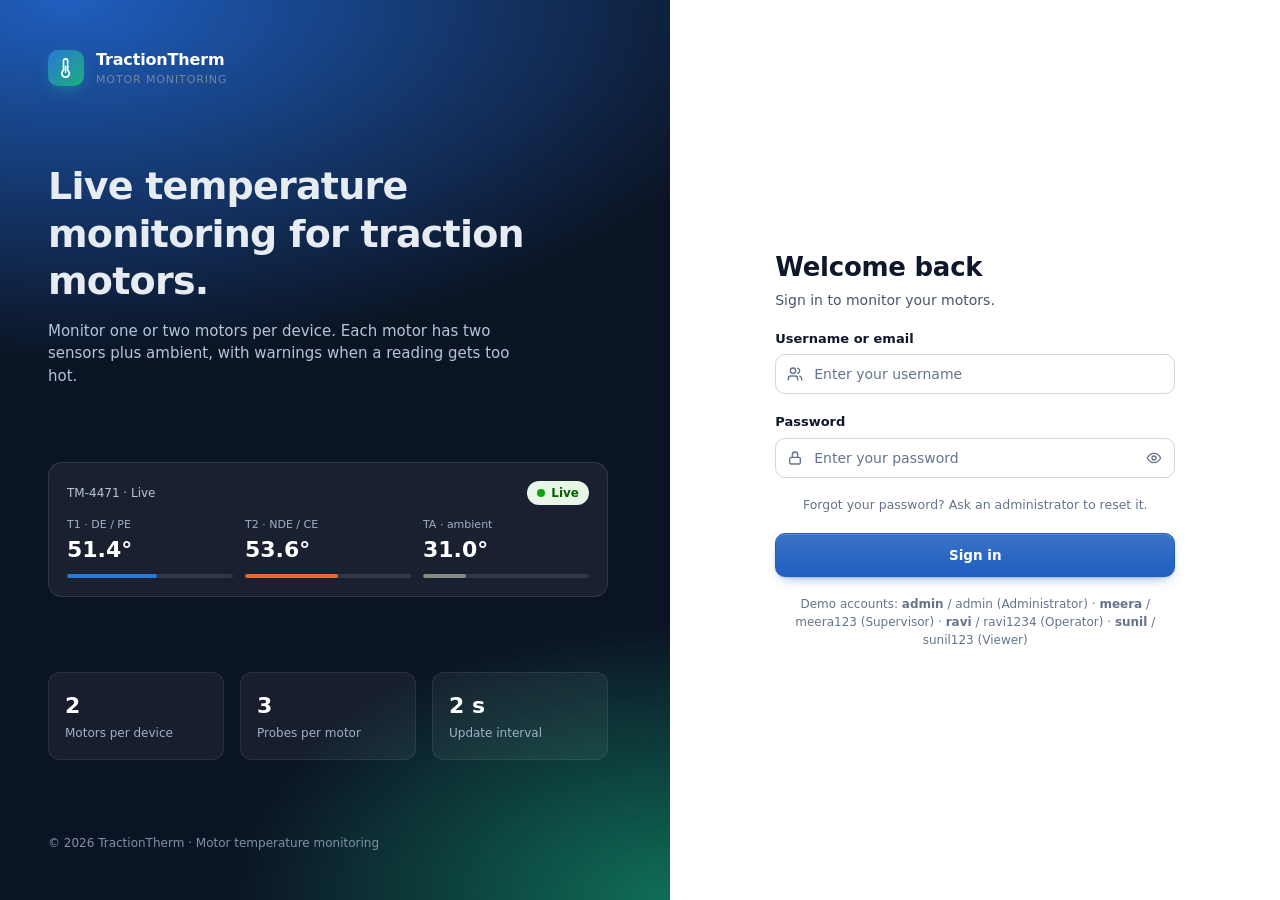
<file: index.html>
<!doctype html>
<html lang="en">
<head>
  <meta charset="utf-8">
  <meta name="viewport" content="width=device-width, initial-scale=1">
  <title>Sign in · TractionTherm</title>
  <meta name="description" content="Train traction motor temperature monitoring">
  <link rel="stylesheet" href="assets/css/style.css">
</head>
<body data-page="login">
  <div class="auth">
    <!-- Brand / product panel (hidden on tablet & phone) -->
    <section class="auth-visual" aria-hidden="true">
      <div class="brand">
        <div class="brand-mark"><i data-icon="thermo"></i></div>
        <div><div class="brand-name">TractionTherm</div><div class="brand-sub">Motor Monitoring</div></div>
      </div>

      <div>
        <h2>Live temperature monitoring for traction motors.</h2>
        <p class="lead">Monitor one or two motors per device. Each motor has two sensors plus ambient, with warnings when a reading gets too hot.</p>
      </div>

      <div class="auth-preview">
        <div class="hd"><span>TM-4471 · Live</span><span class="badge ok"><span class="pulse"></span>Live</span></div>
        <div class="pv"><span><span data-sensor="1">T1</span> · <span data-sensor-is="1">Drive end (DE)</span></span><b data-base="51.4">51.4°</b><i style="--w:54%;--c:#2a78d6"></i></div>
        <div class="pv"><span><span data-sensor="2">T2</span> · <span data-sensor-is="2">Non-drive end (NDE)</span></span><b data-base="53.6">53.6°</b><i style="--w:56%;--c:#eb6834"></i></div>
        <div class="pv"><span>TA · ambient</span><b data-base="31.0">31.0°</b><i style="--w:26%;--c:#8a8a85"></i></div>
      </div>

      <div class="auth-stats">
        <div><b>2</b><span>Motors per device</span></div>
        <div><b>3</b><span>Probes per motor</span></div>
        <div><b data-live-every>2 s</b><span>Update interval</span></div>
      </div>

      <div class="auth-foot">© 2026 TractionTherm · Motor temperature monitoring</div>
    </section>

    <!-- Sign-in form -->
    <main class="auth-form-wrap">
      <form class="auth-form" id="loginForm" novalidate>
        <div class="mobile-brand">
          <div class="brand-mark"><i data-icon="thermo"></i></div>
          <div class="brand-name">TractionTherm</div>
        </div>

        <div>
          <h1>Welcome back</h1>
          <p class="lead">Sign in to monitor your motors.</p>
        </div>

        <div class="form-error" id="loginError" role="alert"></div>

        <div class="field">
          <label for="username">Username or email</label>
          <div class="input-icon">
            <i data-icon="users"></i>
            <input class="input" id="username" name="username" type="text" autocomplete="username" placeholder="Enter your username" required>
          </div>
        </div>

        <div class="field">
          <label for="password">Password</label>
          <div class="input-icon">
            <i data-icon="lock"></i>
            <input class="input" id="password" name="password" type="password" autocomplete="current-password" placeholder="Enter your password" required>
            <button type="button" class="trail" id="togglePw" aria-label="Show password"><i data-icon="eye"></i></button>
          </div>
        </div>

        <p class="auth-help">Forgot your password? Ask an administrator to reset it.</p>

        <button type="submit" class="btn btn-primary btn-block">Sign in</button>


        <p class="muted" style="font-size:12px;text-align:center">Demo accounts: <b>admin</b> / admin (Administrator) · <b>meera</b> / meera123 (Supervisor) · <b>ravi</b> / ravi1234 (Operator) · <b>sunil</b> / sunil123 (Viewer)</p>
      </form>
    </main>
  </div>
  <script src="assets/js/app.js"></script>
</body>
</html>
</file>
<file: assets/css/style.css>
/* =========================================================
   TractionTherm — Train Motor Temperature Monitoring UI
   Shared stylesheet (all pages)
   ========================================================= */

/* ---------- Design tokens ---------- */
:root {
  color-scheme: light;
  --bg: #f3f5f8;
  --surface: #ffffff;
  --surface-2: #f7f9fb;
  --surface-3: #eef2f6;
  --border: #e2e7ee;
  --border-strong: #cfd7e2;
  --text: #0f172a;
  --text-2: #475569;
  --muted: #64748b;

  --primary: #1f5fbf;
  --primary-hover: #194f9f;
  --primary-soft: #e8f0fc;
  --primary-ink: #ffffff;

  --sidebar: #0d1726;
  --sidebar-2: #13213a;
  --sidebar-text: #b8c4d6;
  --sidebar-muted: #7486a0;

  /* status (fixed roles: always paired with icon + label) */
  --ok: #0ca30c;      --ok-text: #006300;   --ok-bg: #e7f6e7;
  --warn: #fab219;    --warn-text: #7a5000; --warn-bg: #fff4d9;
  --crit: #d03b3b;    --crit-text: #a92828; --crit-bg: #fcebeb;
  --off: #94a3b8;     --off-text: #475569;  --off-bg: #eef2f6;

  /* chart series: T1, T2, T3, T4 (validated for colour-blind separation), TA ambient = neutral */
  --series-1: #2a78d6;
  --series-2: #eb6834;
  --series-3: #1baf7a;
  --series-4: #a8388f;
  --series-amb: #8a8a85;
  --grid: #e1e0d9;
  --axis: #c3c2b7;
  --heat: #d9480f;   /* heatmap ramp end (mixed toward surface) */

  --radius-sm: 8px;
  --radius: 12px;
  --radius-lg: 16px;
  --shadow-sm: 0 1px 2px rgba(15, 23, 42, .06);
  --shadow: 0 1px 3px rgba(15, 23, 42, .06), 0 6px 16px -6px rgba(15, 23, 42, .08);
  --shadow-lg: 0 24px 48px -12px rgba(15, 23, 42, .25);

  --sidebar-w: 256px;
  --topbar-h: 64px;
  --font: system-ui, -apple-system, "Segoe UI", Roboto, "Helvetica Neue", Arial, sans-serif;
  --mono: ui-monospace, "SF Mono", "Cascadia Mono", Consolas, monospace;
}

@media (prefers-color-scheme: dark) {
  :root:not([data-theme="light"]) {
    color-scheme: dark;
    --bg: #0a111d;
    --surface: #111a29;
    --surface-2: #152033;
    --surface-3: #1b2840;
    --border: #22304a;
    --border-strong: #2e3e5c;
    --text: #e7ecf3;
    --text-2: #a9b5c7;
    --muted: #8593a8;
    --primary: #4b8df0;
    --primary-hover: #6aa1f3;
    --primary-soft: rgba(75, 141, 240, .14);
    --sidebar: #070d18;
    --sidebar-2: #0f1a2d;
    --ok-text: #3ccf3c;  --ok-bg: rgba(12, 163, 12, .16);
    --warn-text: #fab219; --warn-bg: rgba(250, 178, 25, .14);
    --crit-text: #f07c7c; --crit-bg: rgba(208, 59, 59, .18);
    --off-text: #a9b5c7; --off-bg: rgba(148, 163, 184, .12);
    --series-1: #3987e5;
    --series-2: #d95926;
    --series-3: #199e70;
    --series-4: #b84a9e;
    --series-amb: #9a9a94;
    --grid: #2c2c2a;
    --axis: #383835;
    --heat: #ff7a3d;
    --shadow: 0 1px 2px rgba(0, 0, 0, .4), 0 8px 20px -8px rgba(0, 0, 0, .5);
  }
}
:root[data-theme="dark"] {
  color-scheme: dark;
  --bg: #0a111d;
  --surface: #111a29;
  --surface-2: #152033;
  --surface-3: #1b2840;
  --border: #22304a;
  --border-strong: #2e3e5c;
  --text: #e7ecf3;
  --text-2: #a9b5c7;
  --muted: #8593a8;
  --primary: #4b8df0;
  --primary-hover: #6aa1f3;
  --primary-soft: rgba(75, 141, 240, .14);
  --sidebar: #070d18;
  --sidebar-2: #0f1a2d;
  --ok-text: #3ccf3c;  --ok-bg: rgba(12, 163, 12, .16);
  --warn-text: #fab219; --warn-bg: rgba(250, 178, 25, .14);
  --crit-text: #f07c7c; --crit-bg: rgba(208, 59, 59, .18);
  --off-text: #a9b5c7; --off-bg: rgba(148, 163, 184, .12);
  --series-1: #3987e5;
  --series-2: #d95926;
  --series-3: #199e70;
  --series-4: #b84a9e;
  --series-amb: #9a9a94;
  --grid: #2c2c2a;
  --axis: #383835;
  --heat: #ff7a3d;
  --shadow: 0 1px 2px rgba(0, 0, 0, .4), 0 8px 20px -8px rgba(0, 0, 0, .5);
}

/* ---------- Base ---------- */
*, *::before, *::after { box-sizing: border-box; }
html { -webkit-text-size-adjust: 100%; }
body {
  margin: 0;
  font-family: var(--font);
  font-size: 14px;
  line-height: 1.5;
  color: var(--text);
  background: var(--bg);
  -webkit-font-smoothing: antialiased;
}
/* nothing shows until the sign-in is confirmed */
body[data-page]:not([data-page="login"]):not(.authed) { visibility: hidden; }
h1, h2, h3, h4 { margin: 0; line-height: 1.25; font-weight: 650; letter-spacing: -.01em; }
p { margin: 0; }
a { color: var(--primary); text-decoration: none; }
a:hover { text-decoration: underline; }
img, svg { display: block; max-width: 100%; }
svg[aria-hidden="true"] { width: 1.15em; height: 1.15em; flex: none; }

button, input, select, textarea { font: inherit; color: inherit; }
:focus-visible { outline: 2px solid var(--primary); outline-offset: 2px; border-radius: 4px; }

.mono { font-family: var(--mono); font-size: .92em; }
.num { font-variant-numeric: tabular-nums; }
.muted { color: var(--muted); }

/* ---------- App shell ---------- */
.app { min-height: 100vh; display: flex; }

.sidebar {
  position: fixed; inset: 0 auto 0 0;
  width: var(--sidebar-w);
  background: var(--sidebar);
  color: var(--sidebar-text);
  display: flex; flex-direction: column;
  z-index: 40;
  transition: transform .25s ease;
}
.brand {
  display: flex; align-items: center; gap: 12px;
  height: var(--topbar-h);
  padding: 0 20px;
  border-bottom: 1px solid rgba(255, 255, 255, .06);
  color: #fff;
}
.brand-mark {
  width: 36px; height: 36px; flex: none;
  border-radius: 10px;
  display: grid; place-items: center;
  background: linear-gradient(135deg, #2a78d6, #1baf7a);
  color: #fff;
}
.brand-mark svg { width: 20px; height: 20px; }
.brand-name { font-weight: 700; font-size: 16px; letter-spacing: -.01em; }
.brand-sub { font-size: 11px; color: var(--sidebar-muted); text-transform: uppercase; letter-spacing: .08em; }

.nav { padding: 16px 12px; display: flex; flex-direction: column; gap: 2px; overflow-y: auto; flex: 1; }
.nav-label {
  font-size: 11px; text-transform: uppercase; letter-spacing: .08em;
  color: var(--sidebar-muted); padding: 14px 12px 6px;
}
.nav a {
  display: flex; align-items: center; gap: 12px;
  padding: 10px 12px;
  border-radius: 8px;
  color: var(--sidebar-text);
  font-weight: 500;
  text-decoration: none;
  transition: background .15s, color .15s;
}
.nav a svg { width: 18px; height: 18px; flex: none; opacity: .85; }
.nav a:hover { background: var(--sidebar-2); color: #fff; }
.nav a[aria-current="page"] { background: #1f5fbf; color: #fff; }
.nav a[aria-current="page"] svg { opacity: 1; }
.nav .count {
  margin-left: auto; font-size: 11px; font-weight: 600;
  padding: 1px 8px; border-radius: 999px;
  background: rgba(208, 59, 59, .9); color: #fff;
}
.sidebar-foot {
  padding: 16px;
  border-top: 1px solid rgba(255, 255, 255, .06);
  font-size: 12px; color: var(--sidebar-muted);
}
.sys-status { display: flex; align-items: center; gap: 8px; color: var(--sidebar-text); font-weight: 500; }

.main { flex: 1; min-width: 0; margin-left: var(--sidebar-w); display: flex; flex-direction: column; }

.topbar {
  position: sticky; top: 0; z-index: 30;
  height: var(--topbar-h);
  display: flex; align-items: center; gap: 16px;
  padding: 0 28px;
  background: color-mix(in srgb, var(--surface) 88%, transparent);
  backdrop-filter: saturate(1.4) blur(10px);
  -webkit-backdrop-filter: saturate(1.4) blur(10px);
  border-bottom: 1px solid var(--border);
}
.topbar-title { min-width: 0; }
.topbar-title h1 { font-size: 18px; white-space: nowrap; overflow: hidden; text-overflow: ellipsis; }
.crumbs { font-size: 12px; color: var(--muted); }
.topbar-actions { margin-left: auto; display: flex; align-items: center; gap: 8px; }
.clock { font-size: 13px; color: var(--text-2); padding: 0 8px; white-space: nowrap; }

.icon-btn {
  position: relative;
  width: 38px; height: 38px;
  display: inline-grid; place-items: center;
  border-radius: 10px;
  border: 1px solid var(--border);
  background: var(--surface);
  color: var(--text-2);
  cursor: pointer;
  transition: background .15s, color .15s, border-color .15s;
}
.icon-btn:hover { background: var(--surface-3); color: var(--text); }
.icon-btn svg { width: 18px; height: 18px; }
.icon-btn .dot {
  position: absolute; top: 7px; right: 8px;
  width: 8px; height: 8px; border-radius: 50%;
  background: var(--crit); box-shadow: 0 0 0 2px var(--surface);
}
.menu-btn { display: none; }

.user-chip {
  display: flex; align-items: center; gap: 10px;
  padding: 4px 10px 4px 4px;
  border-radius: 999px;
  border: 1px solid var(--border);
  background: var(--surface);
  color: var(--text);
  text-decoration: none;
}
.user-chip:hover { text-decoration: none; background: var(--surface-3); }
.avatar {
  width: 32px; height: 32px; flex: none;
  border-radius: 50%;
  display: grid; place-items: center;
  font-size: 12px; font-weight: 700;
  color: #fff;
  background: linear-gradient(135deg, #1f5fbf, #6250d6);
}
.user-chip .who { line-height: 1.2; }
.user-chip .who b { display: block; font-size: 13px; font-weight: 600; }
.user-chip .who span { font-size: 11px; color: var(--muted); }

.content { padding: 28px; display: flex; flex-direction: column; gap: 24px; max-width: 1600px; width: 100%; }

.scrim {
  position: fixed; inset: 0; z-index: 35;
  background: rgba(2, 6, 23, .5);
  opacity: 0; pointer-events: none;
  transition: opacity .2s;
}

/* ---------- Page header ---------- */
.page-head { display: flex; align-items: flex-end; justify-content: space-between; gap: 16px; flex-wrap: wrap; }
.page-head h2 { font-size: 22px; }
.page-head p { color: var(--text-2); margin-top: 4px; }
.page-head .actions { display: flex; gap: 8px; flex-wrap: wrap; }

/* ---------- Cards ---------- */
.card {
  background: var(--surface);
  border: 1px solid var(--border);
  border-radius: var(--radius);
  box-shadow: var(--shadow-sm);
  min-width: 0;
}
.card-head {
  display: flex; align-items: center; justify-content: space-between; gap: 12px;
  padding: 16px 20px;
  border-bottom: 1px solid var(--border);
  flex-wrap: wrap;
}
.card-head h3 { font-size: 15px; }
.card-head .sub { font-size: 12px; color: var(--muted); margin-top: 2px; }
.card-body { padding: 20px; }
.card-foot { padding: 12px 20px; border-top: 1px solid var(--border); display: flex; justify-content: flex-end; flex-wrap: wrap; gap: 8px; }

/* ---------- Grids ---------- */
.grid { display: grid; gap: 20px; }

.grid-devices { grid-template-columns: repeat(auto-fill, minmax(min(100%, 540px), 1fr)); }

.section-title { display: flex; align-items: baseline; justify-content: space-between; gap: 12px; margin-bottom: 12px; flex-wrap: wrap; }
.section-title h3 { font-size: 16px; }
.section-title span { font-size: 12px; color: var(--muted); }

/* ---------- Badges / status ---------- */
.badge {
  display: inline-flex; align-items: center; gap: 6px;
  padding: 3px 10px;
  border-radius: 999px;
  font-size: 12px; font-weight: 600;
  white-space: nowrap;
  background: var(--surface-3); color: var(--text-2);
}
.badge svg { width: 13px; height: 13px; }
.badge.ok { background: var(--ok-bg); color: var(--ok-text); }
.badge.warn { background: var(--warn-bg); color: var(--warn-text); }
.badge.crit { background: var(--crit-bg); color: var(--crit-text); }
.badge.off { background: var(--off-bg); color: var(--off-text); }

.pulse {
  width: 8px; height: 8px; border-radius: 50%; flex: none;
  background: var(--ok);
  box-shadow: 0 0 0 0 rgba(12, 163, 12, .6);
  animation: pulse 2s infinite;
}
.pulse.off { background: var(--off); animation: none; box-shadow: none; }
@keyframes pulse {
  0% { box-shadow: 0 0 0 0 rgba(12, 163, 12, .55); }
  70% { box-shadow: 0 0 0 8px rgba(12, 163, 12, 0); }
  100% { box-shadow: 0 0 0 0 rgba(12, 163, 12, 0); }
}
.live-tag {
  display: inline-flex; align-items: center; gap: 8px;
  font-size: 12px; font-weight: 600; color: var(--ok-text);
  padding: 6px 12px; border-radius: 999px; background: var(--ok-bg);
}

/* ---------- Buttons ---------- */
.btn {
  display: inline-flex; align-items: center; justify-content: center; gap: 8px;
  height: 38px; padding: 0 16px;
  border-radius: 10px;
  border: 1px solid var(--border-strong);
  background: var(--surface);
  color: var(--text);
  font-weight: 600; font-size: 13.5px;
  cursor: pointer;
  white-space: nowrap;
  text-decoration: none;
  transition: background .15s, border-color .15s, color .15s, box-shadow .15s;
}
.btn:hover { background: var(--surface-3); text-decoration: none; }
.btn svg { width: 16px; height: 16px; }
.btn-primary { background: var(--primary); border-color: var(--primary); color: var(--primary-ink); }
.btn-primary:hover { background: var(--primary-hover); border-color: var(--primary-hover); }
/* draws the eye to a button after arriving from a link (e.g. a motor's report) */
.btn.is-flash { animation: btnFlash 0.8s ease-out 3; }
@keyframes btnFlash { 0% { box-shadow: 0 0 0 0 color-mix(in srgb, var(--primary) 60%, transparent); } 100% { box-shadow: 0 0 0 10px transparent; } }
@media (prefers-reduced-motion: reduce) { .btn.is-flash { animation: none; outline: 2px solid var(--primary); outline-offset: 2px; } }
.btn-danger { color: var(--crit-text); }
.btn-danger:hover { background: var(--crit-bg); border-color: var(--crit); }
.btn-ghost { border-color: transparent; background: transparent; color: var(--text-2); }
.btn-ghost:hover { background: var(--surface-3); color: var(--text); }
.btn-sm { height: 32px; padding: 0 12px; font-size: 12.5px; border-radius: 8px; }
.btn-block { width: 100%; height: 44px; }

/* ---------- Forms ---------- */
.field { display: flex; flex-direction: column; gap: 6px; min-width: 0; }
.field label, .field .label { font-size: 13px; font-weight: 600; color: var(--text); }
.field .hint { font-size: 12px; color: var(--muted); }
.input, .select {
  width: 100%; height: 40px;
  padding: 0 12px;
  border-radius: 10px;
  border: 1px solid var(--border-strong);
  background: var(--surface);
  color: var(--text);
  transition: border-color .15s, box-shadow .15s;
}
.select {
  appearance: none;
  padding-right: 36px;
  background-image: url("data:image/svg+xml,%3Csvg xmlns='http://www.w3.org/2000/svg' viewBox='0 0 24 24' fill='none' stroke='%2364748b' stroke-width='2' stroke-linecap='round' stroke-linejoin='round'%3E%3Cpath d='m6 9 6 6 6-6'/%3E%3C/svg%3E");
  background-repeat: no-repeat; background-position: right 10px center; background-size: 16px;
}
.input:focus, .select:focus { outline: none; border-color: var(--primary); box-shadow: 0 0 0 3px var(--primary-soft); }
.input::placeholder { color: var(--muted); }
.input-icon { position: relative; }
/* "Search in" picker joined to the search box */
.search-scope { display: flex; }
.search-scope .select { width: auto; flex: none; min-width: 150px; border-top-right-radius: 0; border-bottom-right-radius: 0; background-color: var(--surface-2); }
.search-scope .input-icon { flex: 1; min-width: 0; margin-left: -1px; }
.search-scope .input { border-top-left-radius: 0; border-bottom-left-radius: 0; }
.search-scope .select:focus, .search-scope .input:focus { position: relative; z-index: 1; }
@media (max-width: 480px) { .search-scope .select { min-width: 0; max-width: 42%; } }
.input-icon > svg { position: absolute; left: 12px; top: 50%; transform: translateY(-50%); width: 16px; height: 16px; color: var(--muted); pointer-events: none; }
.input-icon .input { padding-left: 38px; }
.input-icon .trail {
  position: absolute; right: 6px; top: 50%; transform: translateY(-50%);
  border: 0; background: none; color: var(--muted); cursor: pointer;
  width: 30px; height: 30px; display: grid; place-items: center; border-radius: 6px;
}
.input-icon .trail svg { width: 16px; height: 16px; }
.form-grid { display: grid; grid-template-columns: repeat(2, minmax(0, 1fr)); gap: 16px; }
.form-grid .full { grid-column: 1 / -1; }
.check { display: inline-flex; align-items: center; gap: 8px; font-size: 13px; color: var(--text-2); cursor: pointer; }
.check input { width: 16px; height: 16px; accent-color: var(--primary); }

.segmented {
  display: inline-flex; padding: 3px; gap: 3px;
  border-radius: 10px; background: var(--surface-3);
  border: 1px solid var(--border);
}
.segmented input { position: absolute; opacity: 0; pointer-events: none; }
.segmented label {
  padding: 6px 14px; border-radius: 8px;
  font-size: 13px; font-weight: 600; color: var(--text-2);
  cursor: pointer; white-space: nowrap;
}
.segmented input:checked + label { background: var(--surface); color: var(--text); box-shadow: var(--shadow-sm); }
.segmented input:focus-visible + label { outline: 2px solid var(--primary); }

.toolbar { display: flex; gap: 12px; align-items: center; flex-wrap: wrap; }
.toolbar .grow { flex: 1 1 240px; }

.fieldset {
  border: 1px solid var(--border); border-radius: var(--radius-sm);
  padding: 14px 16px 16px; margin: 0;
  display: grid; gap: 12px;
}
.fieldset legend { padding: 0 6px; font-size: 12px; font-weight: 700; color: var(--muted); text-transform: uppercase; letter-spacing: .06em; }
.fieldset[disabled] { opacity: .5; }

/* ---------- Tables ---------- */
.table-wrap { overflow-x: auto; }
.table { width: 100%; border-collapse: collapse; font-size: 13.5px; }
.table th {
  text-align: left; font-weight: 600; font-size: 12px;
  color: var(--muted); text-transform: uppercase; letter-spacing: .05em;
  padding: 12px 20px;
  background: var(--surface-2);
  border-bottom: 1px solid var(--border);
  white-space: nowrap;
}
.table td { padding: 14px 20px; border-bottom: 1px solid var(--border); vertical-align: middle; }
.table tr:last-child td { border-bottom: 0; }
.table tbody tr:hover { background: var(--surface-2); }
.table .num { text-align: right; white-space: nowrap; }

.row-actions { display: flex; gap: 4px; justify-content: flex-end; flex-wrap: nowrap; }

/* ---------- Device / motor panels ---------- */
.device-card { display: flex; flex-direction: column; }
.device-card .card-head { align-items: flex-start; }
.device-title { display: flex; align-items: center; gap: 12px; min-width: 0; }
.device-ico {
  width: 40px; height: 40px; flex: none; border-radius: 10px;
  display: grid; place-items: center;
  background: var(--primary-soft); color: var(--primary);
}
.device-ico svg { width: 20px; height: 20px; }
.device-title h3 { font-size: 15px; }
.device-title .sub { font-size: 12px; color: var(--muted); }

.motor-slots { display: grid; grid-template-columns: repeat(2, minmax(0, 1fr)); gap: 16px; padding: 20px; }

.motor-panel {
  border: 1px solid var(--border);
  border-radius: var(--radius-sm);
  background: var(--surface-2);
  overflow: hidden;
  display: flex; flex-direction: column;
}
.motor-panel.is-warn { border-color: color-mix(in srgb, var(--warn) 55%, var(--border)); }
.motor-panel.is-crit { border-color: color-mix(in srgb, var(--crit) 55%, var(--border)); }

.t-warn { color: var(--warn-text); }
.t-crit { color: var(--crit-text); }

.empty-slot {
  border: 1.5px dashed var(--border-strong);
  border-radius: var(--radius-sm);
  display: grid; place-items: center; text-align: center;
  padding: 24px; color: var(--muted); min-height: 160px;
  gap: 6px; font-size: 13px;
}
.empty-slot svg { width: 24px; height: 24px; margin: 0 auto; }
.empty-slot .slot-btns { display: flex; gap: 8px; justify-content: center; flex-wrap: wrap; margin-top: 10px; }
.empty-slot .slot-btns svg { width: 14px; height: 14px; margin: 0; }
/* motor switched on without details: prompt to fill them in */
.panel-note {
  display: flex; align-items: center; gap: 8px;
  padding: 8px 14px; font-size: 12px; font-weight: 600;
  background: var(--warn-bg);
  color: var(--warn-text); border-bottom: 1px solid var(--border);
}
.panel-note svg { width: 14px; height: 14px; flex: none; }
.panel-note .btn { margin-left: auto; }
/* a running test past its maximum test hours */
.over-note.crit { background: var(--crit-bg); color: var(--crit-text); }
.motor-hero-card > .over-note { border-radius: 0; margin: 0 0 4px; }

.offline-mask { padding: 32px 20px; text-align: center; color: var(--muted); }
.offline-mask svg { width: 28px; height: 28px; margin: 0 auto 8px; }

.signal { display: inline-flex; align-items: flex-end; gap: 2px; height: 14px; }
.signal i { width: 3px; background: var(--border-strong); border-radius: 1px; }
.signal i:nth-child(1) { height: 4px; } .signal i:nth-child(2) { height: 7px; }
.signal i:nth-child(3) { height: 10px; } .signal i:nth-child(4) { height: 14px; }
.signal i.on { background: var(--ok); }

/* ---------- Readings: large digital values ---------- */
.readings { display: grid; grid-template-columns: repeat(3, minmax(0, 1fr)); }
.reading { padding: 14px 14px 12px; min-width: 0; display: flex; flex-direction: column; gap: 2px; }
.reading + .reading { border-left: 1px solid var(--border); }
.reading.amb { background: color-mix(in srgb, var(--surface-3) 45%, transparent); }
.r-label { font-size: 12px; font-weight: 700; color: var(--text-2); text-transform: uppercase; letter-spacing: .05em; line-height: 1.3; }
.r-label small { display: block; font-size: 11px; font-weight: 500; text-transform: none; letter-spacing: 0; color: var(--muted); white-space: nowrap; overflow: hidden; text-overflow: ellipsis; }
.r-value { font-size: 30px; font-weight: 700; letter-spacing: -.02em; line-height: 1.15; margin-top: 6px; font-family: var(--mono); }
.r-value small { font-size: 14px; font-weight: 500; color: var(--muted); margin-left: 3px; font-family: var(--font); }
.r-sub { font-size: 12px; font-weight: 600; color: var(--text-2); }

.readings.lg { border-top: 1px solid var(--border); border-bottom: 1px solid var(--border); }
.readings.lg .reading { padding: 22px 24px 18px; }
.readings.lg .r-value { font-size: 48px; }
.readings.lg .r-value small { font-size: 18px; }
.readings.lg .r-sub { font-size: 14px; }
.motor-panel .readings { grid-template-columns: minmax(0, 1fr); border-bottom: 1px solid var(--border); background: var(--surface); }
.modal-body .readings { border: 1px solid var(--border); border-radius: var(--radius-sm); overflow: hidden; }

.verdict-pill { display: inline-flex; align-items: center; gap: 6px; padding: 5px 12px; border-radius: 8px; font-size: 13px; font-weight: 800; letter-spacing: .02em; text-transform: uppercase; white-space: nowrap; }
.verdict-pill svg { width: 15px; height: 15px; }
.verdict-pill.ok { background: var(--ok); color: #fff; }
.verdict-pill.warn { background: var(--warn); color: #0b0b0b; }
.verdict-pill.crit { background: var(--crit); color: #fff; }
.verdict-pill.off { background: var(--off-bg); color: var(--off-text); }

/* alarm banner: only motors that need action */
.alarm-bar { display: grid; gap: 8px; }
.alarm-row { display: grid; grid-template-columns: auto auto auto minmax(0, 1fr) auto; align-items: center; gap: 12px; padding: 12px 16px; border-radius: var(--radius); color: var(--text); text-decoration: none; border: 1px solid; }
.alarm-row:hover { text-decoration: none; filter: brightness(.98); }
.alarm-row svg { width: 20px; height: 20px; }
.alarm-row.crit { background: var(--crit-bg); border-color: color-mix(in srgb, var(--crit) 45%, transparent); }
.alarm-row.crit svg, .alarm-row.crit em { color: var(--crit-text); }
.alarm-row.off { background: var(--off-bg); border-color: color-mix(in srgb, var(--off) 45%, transparent); }
.alarm-row.off svg, .alarm-row.off em { color: var(--off-text); }
/* short laptop screens: the whole menu, Sign out included, fits without scrolling */
@media (min-width: 1025px) and (max-height: 860px) { .nav { padding-top: 10px; padding-bottom: 10px; } .nav a { padding-top: 7px; padding-bottom: 7px; } .nav-label { padding-top: 10px; padding-bottom: 4px; } }
.alarm-row.warn { background: var(--warn-bg); border-color: color-mix(in srgb, var(--warn) 55%, transparent); }
.alarm-row.warn svg, .alarm-row.warn em { color: var(--warn-text); }
.alarm-row b { font-size: 15px; }
.alarm-where { font-size: 13px; color: var(--text-2); white-space: nowrap; }
.alarm-reason { font-size: 13px; color: var(--text); min-width: 0; overflow: hidden; text-overflow: ellipsis; white-space: nowrap; }
.alarm-row em { font-style: normal; font-weight: 800; font-size: 13px; text-transform: uppercase; letter-spacing: .03em; }

/* motor page header */
.motor-hero-card { overflow: hidden; }
.mh-top { display: flex; justify-content: space-between; align-items: flex-start; gap: 16px; padding: 20px 24px; flex-wrap: wrap; }
.mh-top h2 { font-size: 24px; font-family: var(--mono); letter-spacing: -.01em; }
.mh-verdict { display: flex; flex-direction: column; align-items: flex-end; gap: 6px; max-width: 420px; text-align: right; font-size: 13px; color: var(--text-2); }
.mh-verdict .verdict-pill { font-size: 16px; padding: 8px 16px; }
.mh-verdict .verdict-pill svg { width: 18px; height: 18px; }
.mh-foot { display: flex; flex-wrap: wrap; align-items: center; gap: 10px 24px; padding: 14px 24px; font-size: 13px; color: var(--text-2); }
.mh-foot b { color: var(--text); }
.mh-limits { flex: 1 1 320px; color: var(--muted); }
.mh-actions { display: flex; gap: 8px; }

/* ---------- Summary strip ---------- */

.summary-strip { display: grid; grid-template-columns: repeat(4, minmax(0, 1fr)); }
.summary-strip > div { padding: 18px 20px; border-right: 1px solid var(--border); }
.summary-strip > div:last-child { border-right: 0; }
.summary-strip span { font-size: 12px; color: var(--muted); display: flex; align-items: center; gap: 6px; }
.summary-strip b { font-size: 26px; display: block; margin-top: 4px; font-variant-numeric: tabular-nums; }
.summary-strip b small { font-size: 13px; font-weight: 500; color: var(--muted); line-height: 1.35; display: inline-block; }
.cell-stack { min-width: 0; }

/* ---------- Dialog ---------- */
dialog.modal {
  width: min(640px, calc(100vw - 32px));
  max-height: calc(100vh - 48px);
  padding: 0;
  border: 1px solid var(--border);
  border-radius: var(--radius-lg);
  background: var(--surface);
  color: var(--text);
  box-shadow: var(--shadow-lg);
}
dialog.modal::backdrop { background: rgba(2, 6, 23, .55); backdrop-filter: blur(2px); }
dialog.modal[open] { animation: pop .18s ease-out; display: flex; flex-direction: column; }
@keyframes pop { from { opacity: 0; transform: translateY(8px) scale(.98); } to { opacity: 1; transform: none; } }
.modal-head { display: flex; align-items: flex-start; justify-content: space-between; gap: 12px; padding: 20px 24px; border-bottom: 1px solid var(--border); }
.modal-head h3 { font-size: 17px; }
.modal-head p { font-size: 13px; color: var(--muted); margin-top: 2px; }
.modal-body { padding: 20px 24px; overflow-y: auto; min-height: 0; flex: 1 1 auto; display: grid; gap: 16px; }
.modal-foot { display: flex; justify-content: flex-end; gap: 8px; padding: 16px 24px; border-top: 1px solid var(--border); background: var(--surface-2); border-radius: 0 0 var(--radius-lg) var(--radius-lg); }

/* ---------- CRUD: dialogs, details, actions ---------- */
[hidden] { display: none !important; }
dialog.modal.small { width: min(420px, calc(100vw - 32px)); }
dialog.modal.wide { width: min(760px, calc(100vw - 32px)); }
.confirm-box { margin: 0; padding: 28px 24px 20px; text-align: center; display: grid; gap: 10px; justify-items: center; }
.confirm-box h3 { font-size: 17px; }
.confirm-box p { color: var(--text-2); font-size: 13.5px; }
.confirm-ico { width: 52px; height: 52px; border-radius: 50%; display: grid; place-items: center; margin-bottom: 4px; }
.confirm-ico svg { width: 24px; height: 24px; }
.confirm-ico.crit { background: var(--crit-bg); color: var(--crit-text); }
.confirm-ico.warn { background: var(--warn-bg); color: var(--warn-text); }
.confirm-actions { display: grid; grid-template-columns: 1fr 1fr; gap: 8px; width: 100%; margin-top: 10px; }
.btn-danger-solid { background: var(--crit); border-color: var(--crit); color: #fff; }
.btn-danger-solid:hover { background: #b32f2f; border-color: #b32f2f; }
.btn:disabled { opacity: .45; cursor: not-allowed; }
.btn.btn-danger:disabled:hover { background: transparent; border-color: transparent; }

.detail-list { display: grid; grid-template-columns: repeat(2, minmax(0, 1fr)); gap: 14px 20px; margin: 0; }
.detail-list dt { font-size: 11px; color: var(--muted); text-transform: uppercase; letter-spacing: .05em; }
.detail-list dd { margin: 3px 0 0; font-weight: 600; min-width: 0; overflow-wrap: anywhere; }
.detail-title { font-size: 12px; font-weight: 700; color: var(--muted); text-transform: uppercase; letter-spacing: .06em; margin-bottom: 8px; }
.detail-slots { list-style: none; margin: 0; padding: 0; border: 1px solid var(--border); border-radius: var(--radius-sm); }
.detail-slots li { display: grid; grid-template-columns: 56px minmax(0, 1fr) auto auto; gap: 12px; align-items: center; padding: 10px 14px; font-size: 13px; }
.detail-slots li + li { border-top: 1px solid var(--border); }

.avatar.lg { width: 52px; height: 52px; font-size: 17px; }

.link-btn { border: 0; background: none; padding: 0; font: inherit; font-weight: 600; color: var(--text); cursor: pointer; text-align: left; }
.link-btn:hover { color: var(--primary); text-decoration: underline; }

.empty-state { padding: 40px 20px; text-align: center; display: grid; justify-items: center; gap: 8px; color: var(--text-2); }
.empty-state > svg { width: 36px; height: 36px; color: var(--muted); }
.empty-state h3 { font-size: 16px; color: var(--text); }
.empty-state .btn { margin-top: 6px; }
.input-unit { position: relative; }
.input-unit .input { padding-right: 44px; }
.input-unit span { position: absolute; right: 12px; top: 50%; transform: translateY(-50%); font-size: 12px; color: var(--muted); pointer-events: none; }
.switch-row { height: 40px; }
.card-head .toolbar .input-icon { width: 220px; }

/* ---------- Toast ---------- */
.toast {
  position: fixed; right: 20px; bottom: 20px; z-index: 60;
  display: flex; align-items: center; gap: 10px;
  padding: 12px 16px; border-radius: 12px;
  background: #0f172a; color: #fff;
  box-shadow: var(--shadow-lg);
  font-size: 13px; font-weight: 500;
  transform: translateY(20px); opacity: 0; pointer-events: none;
  transition: transform .2s, opacity .2s;
}
.toast.show { transform: none; opacity: 1; }
.toast svg { width: 18px; height: 18px; color: #3ccf3c; }

/* ---------- Login ---------- */
.auth { min-height: 100vh; display: grid; grid-template-columns: minmax(0, 1.1fr) minmax(0, 1fr); }
.auth-visual {
  position: relative; overflow: hidden;
  background: radial-gradient(1200px 600px at 10% 0%, #1f5fbf 0%, transparent 60%),
              radial-gradient(800px 500px at 100% 100%, #0f6e57 0%, transparent 55%),
              #0b1424;
  color: #e7ecf3;
  padding: 48px;
  display: flex; flex-direction: column; justify-content: space-between; gap: 40px;
}
.auth-visual .brand { padding: 0; height: auto; border: 0; }
.auth-visual h2 { font-size: clamp(26px, 3vw, 38px); font-weight: 700; letter-spacing: -.02em; max-width: 520px; }
.auth-visual p.lead { color: #b8c4d6; font-size: 15px; max-width: 480px; margin-top: 14px; }
.auth-stats { display: grid; grid-template-columns: repeat(3, minmax(0, 1fr)); gap: 16px; max-width: 560px; }
.auth-stats div { padding: 16px; border-radius: 12px; background: rgba(255, 255, 255, .05); border: 1px solid rgba(255, 255, 255, .08); }
.auth-stats b { font-size: 22px; display: block; color: #fff; }
.auth-stats span { font-size: 12px; color: #9fb0c8; }
.auth-preview {
  max-width: 560px;
  padding: 18px; border-radius: 14px;
  background: rgba(255, 255, 255, .06); border: 1px solid rgba(255, 255, 255, .1);
  display: grid; grid-template-columns: repeat(3, minmax(0, 1fr)); gap: 12px;
}
.auth-preview .pv span { font-size: 11px; color: #9fb0c8; display: block; }
.auth-preview .pv span span { display: inline; }
.auth-preview .pv b { font-size: 22px; color: #fff; font-variant-numeric: tabular-nums; }
.auth-preview .pv i { display: block; height: 4px; border-radius: 4px; margin-top: 8px; background: rgba(255, 255, 255, .1); overflow: hidden; }
.auth-preview .pv i::after { content: ""; display: block; height: 100%; width: var(--w, 50%); background: var(--c, #2a78d6); border-radius: 4px; }
.auth-preview .hd { grid-column: 1 / -1; display: flex; justify-content: space-between; align-items: center; font-size: 12px; color: #b8c4d6; }
.auth-foot { font-size: 12px; color: #7f91ab; }

.auth-form-wrap { display: grid; place-items: center; padding: 48px 24px; background: var(--surface); }
.auth-form { width: 100%; max-width: 400px; display: flex; flex-direction: column; gap: 18px; }
.auth-form h1 { font-size: 26px; }
.auth-form .lead { color: var(--text-2); margin-top: 6px; }
.auth-row { display: flex; justify-content: space-between; align-items: center; gap: 12px; flex-wrap: wrap; font-size: 13px; }
.form-error { display: none; padding: 10px 12px; border-radius: 10px; background: var(--crit-bg); color: var(--crit-text); font-size: 13px; font-weight: 500; }
.form-error.show { display: block; }
.mobile-brand { display: none; align-items: center; gap: 10px; }
.mobile-brand .brand-name { color: var(--text); }

/* =========================================================
   Responsive
   ========================================================= */

@media (max-width: 1200px) {

  .clock { display: none; }
}

/* Tablet: off-canvas sidebar */
@media (max-width: 1024px) {
  .sidebar { transform: translateX(-100%); box-shadow: var(--shadow-lg); }
  .nav-open .sidebar { transform: none; }
  .nav-open .scrim { opacity: 1; pointer-events: auto; }
  .main { margin-left: 0; }
  .menu-btn { display: inline-grid; }
  .topbar { padding: 0 20px; }
  .content { padding: 24px 20px; }
  .auth { grid-template-columns: 1fr; }
  .auth-visual { display: none; }
  .mobile-brand { display: flex; }
  .summary-strip { grid-template-columns: repeat(2, minmax(0, 1fr)); }
  .summary-strip > div:nth-child(2) { border-right: 0; }
  .summary-strip > div:nth-child(-n+2) { border-bottom: 1px solid var(--border); }
}

@media (max-width: 860px) {

  .user-chip .who { display: none; }
  .user-chip { padding: 3px; }

}

/* Phone */
@media (max-width: 640px) {
  body { font-size: 14px; }
  .topbar { padding: 0 16px; gap: 10px; }
  .topbar .crumbs { display: none; }
  .topbar-actions .hide-sm { display: none; }
  .content { padding: 20px 16px; gap: 20px; }
  .grid { gap: 16px; }

  .card-foot { padding: 12px 16px; }
  .device-card .card-foot .btn { flex: 1 1 auto; }
  .device-card .card-foot .btn-ghost { border-color: var(--border-strong); }

  .detail-list { grid-template-columns: minmax(0, 1fr); }
  .detail-slots li { grid-template-columns: 48px minmax(0, 1fr) auto; }
  .detail-slots li > .num { grid-column: 2 / -1; grid-row: 2; font-size: 12px; color: var(--text-2); }
  .card-head .toolbar, .card-head .toolbar .input-icon { width: 100%; }
  .card-head .toolbar .input-icon { flex: 1 1 160px; }

  .confirm-actions .btn { width: 100%; }

  .card-head { padding: 14px 16px; }
  .card-body { padding: 16px; }
  .motor-slots { grid-template-columns: minmax(0, 1fr); padding: 16px; }

  .page-head h2 { font-size: 19px; }
  .page-head .actions { width: 100%; }
  .page-head .actions .btn { flex: 1; }
  .form-grid { grid-template-columns: minmax(0, 1fr); }
  .modal-head, .modal-body, .modal-foot { padding-left: 16px; padding-right: 16px; }
  .modal-foot { flex-wrap: wrap; }
  .modal-foot .btn { flex: 1; }
  /* a secondary action (Reset defaults, Register new motor) gets its own row below the main buttons */
  .modal-foot .btn-ghost { flex: 1 0 100%; order: 2; margin-right: 0 !important; }
  .toast { left: 16px; right: 16px; }

  /* tables become stacked cards */
  .table.responsive thead { display: none; }
  .table.responsive, .table.responsive tbody, .table.responsive tr, .table.responsive td { display: block; width: 100%; }
  .table.responsive tr { padding: 12px 16px; border-bottom: 1px solid var(--border); }
  .table.responsive tr:last-child { border-bottom: 0; }
  .table.responsive td { display: flex; justify-content: space-between; align-items: center; gap: 12px; padding: 6px 0; border: 0; text-align: right; }
  .table.responsive td::before { content: attr(data-label); font-size: 12px; font-weight: 600; color: var(--muted); text-align: left; flex: none; }
  .table.responsive td.lead-cell { padding-bottom: 10px; justify-content: flex-start; text-align: left; }
  .table.responsive td.lead-cell::before { display: none; }
  .table.responsive td .row-actions { justify-content: flex-end; }
  .summary-strip b { font-size: 22px; }

}

@media (prefers-reduced-motion: reduce) {
  *, *::before, *::after { animation: none !important; transition: none !important; }
}

@media print {
  .sidebar, .topbar, .page-head .actions, .toolbar, .toast, .viz-tip { display: none !important; }
  .main { margin-left: 0; }
  .card { box-shadow: none; break-inside: avoid; }
}

/* ---------- Readings / alarms on small screens ---------- */
@media (max-width: 860px) {
  .readings.lg .r-value { font-size: 38px; }
  .readings.lg .reading { padding: 18px 16px 14px; }
  .alarm-row { grid-template-columns: auto auto minmax(0, 1fr) auto; }
  .alarm-where { display: none; }
}
@media (max-width: 640px) {
  .reading { padding: 12px 10px 10px; }
  .r-label { font-size: 11px; }
  .r-label small { display: none; }
  .r-value { font-size: 22px; }
  .r-value small { font-size: 11px; margin-left: 1px; }
  .r-sub { font-size: 11px; }
  .readings.lg .reading { padding: 14px 10px 12px; }
  .readings.lg .r-value { font-size: 26px; }
  .readings.lg .r-value small { font-size: 12px; }
  .readings.lg .r-sub { font-size: 12px; }
  .mh-top, .mh-foot { padding-left: 16px; padding-right: 16px; }
  .mh-verdict { align-items: flex-start; text-align: left; max-width: none; }
  .mh-actions { width: 100%; }
  .mh-actions .btn { flex: 1; }
  .alarm-row { grid-template-columns: auto minmax(0, 1fr) auto; row-gap: 2px; padding: 10px 12px; }
  .alarm-reason { grid-column: 2 / -1; white-space: normal; font-size: 12px; }

}
@media (max-width: 360px) {
  .r-value { font-size: 19px; }
  .readings.lg .r-value { font-size: 22px; }
}

/* motor cards on the dashboard: readings stacked as meter rows (label left, value right) */
.motor-panel .reading { display: grid; grid-template-columns: minmax(0, 1fr) auto; grid-template-areas: "label value" "sub value"; align-items: center; column-gap: 12px; padding: 10px 14px; }
.motor-panel .reading + .reading { border-left: 0; border-top: 1px solid var(--border); }
.motor-panel .r-label { grid-area: label; }
.motor-panel .r-label small { display: none; }
.motor-panel .r-value { grid-area: value; margin: 0; font-size: 26px; text-align: right; }
.motor-panel .r-sub { grid-area: sub; }
@media (max-width: 640px) {
  .motor-panel .r-value { font-size: 24px; }
  .motor-panel .r-value small { font-size: 12px; }
}

/* motor register: keep IDs on one line; drop secondary columns on tablet / phone */
.motor-table .lead-cell b { white-space: nowrap; }
@media (max-width: 1100px) {
  .col-opt { display: none !important; }
}

/* phone alarm rows: icon · motor · result on the first line, reason underneath */
@media (max-width: 640px) {
  .alarm-row > svg { grid-column: 1; grid-row: 1; }
  .alarm-row > b { grid-column: 2; grid-row: 1; }
  .alarm-row > em { grid-column: 3; grid-row: 1; }
  .alarm-row > .alarm-reason { grid-column: 2 / -1; grid-row: 2; }
}

/* =========================================================
   Graphs
   ========================================================= */
.legend { display: flex; gap: 14px; flex-wrap: wrap; font-size: 12px; color: var(--text-2); }
.legend span { display: inline-flex; align-items: center; gap: 6px; }
.legend i { width: 14px; height: 3px; border-radius: 2px; display: inline-block; }
.legend i.dash { height: 0; border-top: 2px dashed var(--crit); background: none; }

/* line chart */
.chart { position: relative; width: 100%; }
.chart-plot > svg { width: 100%; height: auto; display: block; overflow: visible; }
.chart .gridline { stroke: var(--grid); stroke-width: 1; }
.chart .baseline { stroke: var(--axis); stroke-width: 1; }
.chart .tick-label { fill: var(--muted); font-size: 11px; font-variant-numeric: tabular-nums; }
.chart .line { fill: none; stroke-width: 2; stroke-linejoin: round; stroke-linecap: round; }
.chart .end-label { font-size: 11px; font-weight: 600; fill: var(--text-2); font-variant-numeric: tabular-nums; }
.chart .limit { stroke: var(--crit); stroke-width: 1.5; stroke-dasharray: 6 4; }
.chart .limit-warn { stroke: var(--warn); stroke-width: 1.5; stroke-dasharray: 6 4; }
.chart .limit-alt { stroke: var(--muted); stroke-width: 1.5; stroke-dasharray: 3 4; }
.chart .limit-alt-t { fill: var(--text-2); }
.chart .limit-label { font-size: 11px; font-weight: 600; paint-order: stroke; stroke: var(--surface); stroke-width: 3px; }
.chart .limit-t { fill: var(--crit-text); }
.chart .limit-warn-t { fill: var(--warn-text); }
.chart .crosshair { stroke: var(--text-2); stroke-width: 1; opacity: .5; }
.chart .hover-dot { stroke: var(--surface); stroke-width: 2; }
.chart-tip { position: absolute; z-index: 5; pointer-events: none; min-width: 170px; padding: 10px 12px; border-radius: 10px; background: var(--surface); border: 1px solid var(--border); box-shadow: var(--shadow); font-size: 12px; opacity: 0; transition: opacity .12s; }
.chart-tip.show { opacity: 1; }
.chart-tip .t { font-weight: 600; margin-bottom: 6px; color: var(--text); }
.chart-tip .r { display: flex; align-items: center; gap: 8px; color: var(--text-2); }
.chart-tip .r b { margin-left: auto; color: var(--text); font-variant-numeric: tabular-nums; }
.chart-tip .sw { width: 10px; height: 3px; border-radius: 2px; }

/* shared hover tooltip */
.viz-tip { position: fixed; z-index: 70; pointer-events: none; min-width: 140px; max-width: 260px; padding: 9px 12px; border-radius: 10px; background: var(--surface); color: var(--text-2); border: 1px solid var(--border); box-shadow: var(--shadow); font-size: 12px; line-height: 1.5; opacity: 0; transition: opacity .1s; }
.viz-tip.show { opacity: 1; }
.viz-tip b { display: block; color: var(--text); margin-bottom: 2px; }

/* run-trend line in each dashboard motor card */

/* rise-by-motor grouped bars */
.rb { display: grid; gap: 4px; }
.rb-row { display: grid; grid-template-columns: 150px minmax(0, 1fr) 96px; gap: 14px; align-items: center; padding: 6px 4px; border-radius: 8px; color: inherit; text-decoration: none; }
a.rb-row:hover { background: var(--surface-2); text-decoration: none; }
.rb-label { min-width: 0; line-height: 1.25; }
.rb-label b { display: block; font-size: 14px; font-family: var(--mono); }
.rb-label span { font-size: 11px; color: var(--muted); white-space: nowrap; overflow: hidden; text-overflow: ellipsis; display: block; }
.rb-track { position: relative; display: grid; gap: 3px; padding: 4px 0; }
.rb-bar { display: block; height: 10px; border-radius: 0 4px 4px 0; min-width: 2px; transition: width .6s ease; }
.rb-mark { position: absolute; top: -2px; bottom: -2px; width: 0; border-left: 2px dashed; }
.rb-mark.warn { border-color: var(--warn); }
.rb-mark.fail { border-color: var(--crit); }
.rb-val { display: flex; align-items: center; justify-content: flex-end; gap: 6px; font-weight: 700; font-variant-numeric: tabular-nums; }
.rb-head, .rb-axis { padding-top: 0; padding-bottom: 0; }
.rb-labels, .rb-ticks { height: 16px; display: block; font-size: 11px; color: var(--muted); }
.rb-labels span, .rb-ticks span { position: absolute; transform: translateX(-50%); white-space: nowrap; font-variant-numeric: tabular-nums; }
.rb-labels span { color: var(--warn-text); font-weight: 600; }
.rb-labels span.fail { color: var(--crit-text); }
.rb-labels span:not(.fail) { transform: translateX(calc(-100% - 4px)); }
.rb-labels span.fail { transform: translateX(4px); }
.rb-ticks span:first-child { transform: none; }
.rb-unit { font-size: 11px; color: var(--muted); text-align: right; }
.v-dot { display: inline-grid; place-items: center; width: 20px; height: 20px; border-radius: 50%; }
.v-dot svg { width: 13px; height: 13px; }
.v-dot.ok { background: var(--ok-bg); color: var(--ok-text); }
.v-dot.warn { background: var(--warn-bg); color: var(--warn-text); }
.v-dot.crit { background: var(--crit-bg); color: var(--crit-text); }

@media (max-width: 860px) {
  .rb-row { grid-template-columns: 110px minmax(0, 1fr) 76px; gap: 10px; }
}
@media (max-width: 640px) {
  .rb-row { grid-template-columns: 76px minmax(0, 1fr) 64px; gap: 8px; padding: 6px 0; }
  .rb-label b { font-size: 12px; }
  .rb-label span { display: none; }
  .rb-val { font-size: 12px; gap: 4px; }
  .v-dot { width: 16px; height: 16px; }
  .rb-ticks span:nth-child(even) { display: none; }
  .rb-labels span { font-size: 10px; }
  .rb-labels span:not(.fail) { display: none; }

}
@media print {
  .chart-tip, .viz-tip { display: none !important; }
}


/* =========================================================
   Chart helpers: predictions, rings, bars
   ========================================================= */

/* predicted lines + now marker in line charts */
.chart .line.predicted { stroke-dasharray: 5 4; opacity: .85; }
.chart .now-line { stroke: var(--text-2); stroke-width: 1; stroke-dasharray: 2 3; opacity: .7; }
.chart .now-label { font-size: 11px; font-weight: 600; fill: var(--muted); }
.legend i.pred { height: 0; border-top: 2px dashed var(--text-2); background: none; }

/* progress ring */
svg.ring { display: block; flex: none; }
.ring-track { fill: none; stroke: var(--surface-3); stroke-width: 7; }
.ring-arc { fill: none; stroke-width: 7; stroke-linecap: round; transition: stroke-dasharray .6s ease; }
.ring-val { font-size: 17px; font-weight: 700; fill: var(--text); font-variant-numeric: tabular-nums; }
.ring-sub { font-size: 10px; fill: var(--muted); text-transform: uppercase; letter-spacing: .04em; }
svg.ring[width="50"] .ring-val { font-size: 13px; }
svg.ring[width="50"] .ring-sub { display: none; }
svg.ring[width="50"] .ring-track, svg.ring[width="50"] .ring-arc { stroke-width: 6; }

/* bars with predicted-final outline (dashboard + condition card) */
.rb-lane { position: relative; display: block; height: 10px; }
.rb-lane .rb-bar { position: relative; height: 10px; }
.rb-ghost { position: absolute; left: 0; top: 0; bottom: 0; border: 1.5px dashed; border-left: 0; border-radius: 0 4px 4px 0; opacity: .75; }

/* dashboard motor card: heating row */
.panel-heat { display: flex; align-items: center; gap: 12px; padding: 10px 14px; }
.ph-text { flex: 1; min-width: 0; display: grid; line-height: 1.35; }
.ph-text span { font-size: 12px; color: var(--text-2); }
.ph-text b { font-size: 14px; }
.ph-text small { font-size: 11px; color: var(--muted); }
.panel-heat a { align-self: flex-end; font-size: 13px; white-space: nowrap; }

/* dashboard summary: condition split bar under the tiles */
.summary-strip .cond-split { grid-column: 1 / -1; display: flex; gap: 2px; height: 8px; padding: 0; margin: 0 20px 16px; border: 0; border-radius: 4px; overflow: hidden; }
.cond-split span { display: block; height: 100%; }
.cond-split .ok { background: var(--ok); } .cond-split .warn { background: var(--warn); } .cond-split .crit { background: var(--crit); }

@media (max-width: 640px) {
  .summary-strip .cond-split { margin: 0 16px 14px; }
}

.summary-strip > div:nth-child(4) { border-right: 0; }

/* =========================================================
   Monitor · Devices table · Motor management · Reports
   ========================================================= */
/* monitor: motor widgets are clickable; the one shown below is outlined */
.motor-panel[data-pick-motor] { cursor: pointer; transition: box-shadow .15s, border-color .15s; }
.motor-panel[data-pick-motor]:hover { border-color: var(--border-strong); }
.motor-panel.is-selected { border-color: var(--primary); box-shadow: 0 0 0 2px var(--primary-soft), 0 0 0 1px var(--primary); }

/* device + motor tables */
.cell-dev { display: flex; align-items: center; gap: 10px; min-width: 0; }
.cell-dev .device-ico { width: 34px; height: 34px; flex: none; }
.cell-dev b { display: block; }
.cell-dev span { font-size: 12px; color: var(--muted); }
.last-seen { display: block; font-size: 11px; margin-top: 3px; }
.device-table td, .motor-table td { vertical-align: middle; }
/* Devices: pick a row to list that device's motors below */
.dev-row { cursor: pointer; }
.dev-row:focus-visible { outline: 2px solid var(--primary); outline-offset: -2px; }
.table tbody tr.dev-row.is-selected { background: var(--primary-soft); box-shadow: inset 3px 0 0 var(--primary); }
#devMotors .toolbar { gap: 8px; }
#devMotors .icon-btn svg { width: 16px; height: 16px; }
.motor-table td .link-btn { color: var(--primary); font-size: 12px; margin-left: 4px; }
@media (max-width: 1200px) { .row-actions .hide-sm { display: none; } }

/* report filters */
.report-filters { display: grid; grid-template-columns: repeat(4, minmax(0, 1fr)); gap: 14px 18px; }
.report-filters .field[hidden] { display: none; }
.report-filters .field.span-all { grid-column: 1 / -1; }
/* custom rules: quick rules from the alarm limits + [icon] [what] [comparison] [value + unit] [×] */
.rules { padding-top: 16px; border-top: 1px solid var(--border); gap: 12px; }
.rules-head { display: flex; justify-content: space-between; align-items: flex-end; gap: 12px; flex-wrap: wrap; }
.rules-head .hint { display: block; margin-top: 2px; }
.rule-chips { display: flex; flex-wrap: wrap; gap: 8px; align-items: center; }
.rule-chips-label { display: inline-flex; align-items: center; gap: 5px; font-size: 12px; font-weight: 600; color: var(--muted); margin-right: 2px; }
.rule-chips-label svg { width: 14px; height: 14px; color: var(--warn); }
.rule-chip { display: inline-flex; align-items: center; gap: 6px; height: 32px; padding: 0 12px 0 10px; border-radius: 999px; border: 1px dashed var(--border-strong); background: var(--surface); color: var(--text-2); font-size: 12.5px; font-weight: 600; cursor: pointer; transition: background .15s, border-color .15s, color .15s; }
.rule-chip svg { width: 14px; height: 14px; }
.rule-chip small { font-size: 10.5px; font-weight: 700; text-transform: uppercase; letter-spacing: .04em; padding: 1px 6px; border-radius: 999px; background: var(--surface-3); color: var(--muted); }
.rule-chip.tag-warn small { background: var(--warn-bg); color: var(--warn-text); }
.rule-chip.tag-crit small { background: var(--crit-bg); color: var(--crit-text); }
.rule-chip:hover { border-color: var(--primary); color: var(--primary); }
.rule-chip.on { border-style: solid; border-color: var(--primary); background: var(--primary-soft); color: var(--primary); }
.rule-rows { display: flex; flex-direction: column; gap: 8px; }
.rule-empty { margin: 0; padding: 14px 16px; border: 1px dashed var(--border-strong); border-radius: var(--radius-sm); background: var(--surface-2); color: var(--muted); font-size: 13px; }
.rule-row { display: grid; grid-template-columns: 72px minmax(0, 1.3fr) minmax(0, .9fr) minmax(0, 1.3fr) 40px; gap: 8px; align-items: center; padding: 8px; border: 1px solid var(--border); border-radius: var(--radius); background: var(--surface-2); }
.rule-ico { width: 40px; height: 40px; display: grid; place-items: center; border-radius: 10px; }
.rule-ico svg { width: 18px; height: 18px; }
.rule-temp { background: color-mix(in srgb, var(--series-2) 14%, transparent); color: var(--series-2); }
.rule-status { background: var(--ok-bg); color: var(--ok-text); }
.rule-motor { background: var(--primary-soft); color: var(--primary); }
.rule-row .btn { width: 40px; height: 40px; padding: 0; justify-content: center; }
.rule-between { display: grid; grid-template-columns: minmax(0, 1fr) auto minmax(0, 1fr); gap: 6px; align-items: center; }
.rule-between > span { font-size: 12px; color: var(--muted); }
.rule-row.is-na { opacity: .6; }
.rule-na { grid-column: 2 / -1; margin: 0; font-size: 12px; color: var(--muted); }
.rule-actions { display: flex; gap: 8px; flex-wrap: wrap; }
@media (max-width: 640px) {
  .rules-head .segmented { width: 100%; }
  .rules-head .segmented label { flex: 1; text-align: center; }
  .rule-row { grid-template-columns: 72px minmax(0, 1fr) 40px; }
  .rule-row .rule-op, .rule-row .rule-val, .rule-na { grid-column: 2 / 3; }
  .rule-row .btn { grid-row: 1; grid-column: 3; }
  /* quick rules: one swipeable row instead of a tall stack */
  .rule-chips { flex-wrap: nowrap; overflow-x: auto; margin: 0 -16px; padding: 2px 16px 6px; scrollbar-width: none; -webkit-mask-image: linear-gradient(90deg, #000 85%, transparent); mask-image: linear-gradient(90deg, #000 85%, transparent); }
  .rule-chips::-webkit-scrollbar { display: none; }
  .rule-chip, .rule-chips-label { flex: none; }
}
.report-card .table-wrap { max-height: 560px; overflow: auto; }
.report-card thead th { position: sticky; top: 0; z-index: 1; background: var(--surface-2); }
.report-table td, .report-table th { white-space: nowrap; }
.print-head { display: none; }
@media (max-width: 1100px) { .report-filters { grid-template-columns: repeat(2, minmax(0, 1fr)); } }
@media (max-width: 640px) {
  .report-filters { grid-template-columns: minmax(0, 1fr); }
  .report-card .table-wrap { max-height: none; }
  .report-table td { white-space: normal; }
}

/* printed report: just the title block and the table */
@media print {
  body[data-page="reports"] .content > :not(.report-card) { display: none !important; }
  body[data-page="reports"] .report-card .card-head, body[data-page="reports"] .report-card .card-foot { display: none; }
  .print-head { display: block; padding: 0 0 10px; }
  .print-head h2 { font-size: 18px; margin: 0 0 4px; }
  .print-head p { font-size: 11px; color: #444; margin: 0 0 2px; }
  .report-card { border: 0; }
  .report-card .table-wrap { max-height: none; overflow: visible; }
  .report-table { font-size: 10px; }
  .report-table th, .report-table td { padding: 4px 6px; white-space: normal; }
  .report-table thead { display: table-header-group !important; }
  .report-table tr { display: table-row !important; }
  .report-table td, .report-table th { display: table-cell !important; text-align: left; }
  .report-table td::before { display: none !important; }
  .report-table .verdict-pill { padding: 0; background: none !important; color: #000 !important; font-size: 10px; }
  .report-table .verdict-pill svg { display: none; }
  .content { padding: 0; }
}

/* keep identifiers on one line; on laptops action buttons are icon-only so every action stays visible */
.cell-dev b, .cell-dev span, .motor-table .lead-cell b { white-space: nowrap; }
.device-table td:nth-child(2), .motor-table td:nth-child(3) { white-space: nowrap; }
@media (max-width: 1500px) { .row-actions .hide-sm { display: none; } }
@media (max-width: 1640px) { .motor-table .col-opt, .device-table .col-opt { display: none; } }
@media (max-width: 640px) {
  .device-table td:nth-child(2), .motor-table td:nth-child(3) { white-space: normal; }
}

/* =========================================================
   Access control: controls the signed-in role may not use are hidden
   ========================================================= */
/* CRUD permissions: body.no-perm-<area>-<action> hides what the signed-in role may not do */
.no-perm-motors-create [data-add-motor=""], .no-perm-motors-update [data-add-motor]:not([data-add-motor=""]), .no-perm-motors-update [data-edit-motor], .no-perm-motors-update [data-edit-test],
.no-perm-motors-update [data-assign-motor], .no-perm-motors-delete [data-del-motor],
.no-perm-devices-create #addDevice, .no-perm-devices-update [data-edit], .no-perm-devices-delete [data-del], .no-perm-devices-delete #resetDemo,
.no-perm-limits-update [data-edit-limits], .no-perm-limits-update #setSave, .no-perm-limits-update #setReset,
.no-perm-reports-create #repCsv, .no-perm-reports-create #repCsvHist, .no-perm-reports-create #repPrint, .no-perm-reports-create #mpDownload, .no-perm-reports-create [data-dl-test], .no-perm-reports-create [data-dl-all-motors],
.no-perm-monitoring-create .slot-on,
.no-perm-users-create #addUser, .no-perm-roles-create #addRole, .no-perm-roles-update [data-redit], .no-perm-roles-delete [data-rdel],
.no-perm-roles-update #permSave, .no-perm-roles-update #permReset,
.no-perm-motors-view a[href^="motors.html"], .no-perm-devices-view a[href^="devices.html"], .no-perm-devices-view a[href^="device.html"], .no-perm-limits-view a[href^="settings.html"],
.no-perm-reports-view a[href^="reports.html"], .no-perm-users-view a[href^="users.html"], .no-perm-roles-view a[href^="roles.html"],
.no-perm-activity-view a[href^="activity.html"], .no-admin-nav .nav-label.nav-admin, .no-perm-limits-view .nav-label.nav-sys { display: none !important; }
.no-perm-monitoring-update .trigger { pointer-events: none; opacity: .55; }
.no-perm-monitoring-update [data-channel], .no-perm-monitoring-update [data-terminals] { display: none; }

/* monitoring on / off switch */
.trigger { display: inline-flex; align-items: center; gap: 6px; padding: 3px 9px 3px 3px; border: 1px solid var(--border-strong); border-radius: 999px; background: var(--surface); font: inherit; font-size: 12px; font-weight: 700; color: var(--text-2); cursor: pointer; white-space: nowrap; }
.trigger i { width: 30px; height: 18px; border-radius: 999px; background: var(--surface-3); position: relative; transition: background .15s; flex: none; }
.trigger i::after { content: ""; position: absolute; top: 2px; left: 2px; width: 14px; height: 14px; border-radius: 50%; background: #fff; box-shadow: 0 1px 2px rgba(0,0,0,.25); transition: transform .15s; }
.trigger.on { border-color: color-mix(in srgb, var(--ok) 55%, var(--border)); color: var(--ok-text); }
.trigger.on i { background: var(--ok); }
.trigger.on i::after { transform: translateX(12px); }
.trigger:disabled { opacity: .5; cursor: not-allowed; }
.trigger:focus-visible { outline: 2px solid var(--primary); outline-offset: 2px; }
.mp-actions { display: flex; align-items: center; gap: 8px; flex-wrap: wrap; justify-content: flex-end; }
.mh-trigger { display: inline-flex; align-items: center; gap: 8px; font-size: 13px; font-weight: 600; color: var(--text-2); }

/* stopped run */
/* Stopped: switched off before it finished — slate blue, apart from Offline (grey) and the three results */
.verdict-pill.stop { background: color-mix(in srgb, #475fa8 14%, var(--surface)); color: #3a4f8f; box-shadow: inset 0 0 0 1px color-mix(in srgb, #475fa8 35%, transparent); }
[data-theme="dark"] .verdict-pill.stop { color: #a9b8ee; }
.sum-stop { color: #3a4f8f; }
.cond-split .stop { background: #6f80bd; }
.v-dot.stop { background: var(--surface-3); color: var(--text-2); }
.motor-panel.is-stop .readings .r-value { color: var(--muted); }
.panel-heat.stopped { color: var(--text-2); }
.panel-heat.stopped > svg { width: 22px; height: 22px; flex: none; margin: 0 8px; color: var(--muted); }

/* users + roles */
.role-badge { display: inline-flex; align-items: center; padding: 3px 10px; border-radius: 999px; font-size: 12px; font-weight: 700; white-space: nowrap; }
.role-administrator { background: color-mix(in srgb, var(--primary) 16%, transparent); color: var(--primary); }
.role-supervisor { background: color-mix(in srgb, var(--series-2) 18%, transparent); color: color-mix(in srgb, var(--series-2) 75%, var(--text)); }
.role-operator { background: color-mix(in srgb, var(--series-3) 18%, transparent); color: color-mix(in srgb, var(--series-3) 70%, var(--text)); }
.role-viewer { background: var(--surface-3); color: var(--text-2); }
.user-table .avatar { width: 34px; height: 34px; flex: none; }
.you-tag { display: inline-block; margin-left: 6px; padding: 1px 7px; border-radius: 999px; background: var(--primary-soft); color: var(--primary); font-size: 11px; font-weight: 700; vertical-align: 1px; }
.role-grid { grid-template-columns: repeat(4, minmax(0, 1fr)); }
.role-card { padding: 18px; display: flex; flex-direction: column; gap: 10px; }
.role-card p { font-size: 13px; color: var(--text-2); margin: 0; flex: 1; }
.role-card .btn { align-self: flex-start; }
.role-top { display: flex; justify-content: space-between; align-items: center; gap: 8px; font-size: 12px; }
.role-meter { display: flex; align-items: center; gap: 10px; font-size: 12px; color: var(--text-2); }
.role-meter .bar { flex: 1; height: 6px; border-radius: 999px; background: var(--surface-3); overflow: hidden; display: block; }
.role-meter .bar i { display: block; height: 100%; border-radius: 999px; background: var(--primary); }
.perm-check { display: inline-grid; cursor: pointer; }
.perm-check input { position: absolute; opacity: 0; pointer-events: none; }
.perm-check span { width: 24px; height: 24px; border-radius: 7px; border: 1.5px solid var(--border-strong); display: grid; place-items: center; color: transparent; background: var(--surface); transition: background .12s, border-color .12s; }
.perm-check span svg { width: 15px; height: 15px; }
.perm-check input:checked + span { background: var(--primary); border-color: var(--primary); color: #fff; }
.perm-check input:focus-visible + span { outline: 2px solid var(--primary); outline-offset: 2px; }
.perm-check.locked { cursor: not-allowed; }
.perm-check.locked input:checked + span { background: var(--surface-3); border-color: var(--border-strong); color: var(--text-2); }
.perm-list { list-style: none; margin: 0; padding: 0; display: grid; gap: 6px; font-size: 13px; }
.perm-list li { display: flex; align-items: center; gap: 8px; }
.perm-list svg { width: 16px; height: 16px; color: var(--ok-text); flex: none; }
@media (max-width: 1200px) { .role-grid { grid-template-columns: repeat(2, minmax(0, 1fr)); } }
@media (max-width: 640px) { .role-grid { grid-template-columns: minmax(0, 1fr); } }

/* View / Create / Update / Delete grid for one role */
.role-tabs { display: flex; flex-wrap: wrap; gap: 6px; padding: 14px 20px 0; }
.role-tab { border: 1px solid var(--border-strong); background: var(--surface); color: var(--text-2); font: inherit; font-size: 13px; font-weight: 600; padding: 6px 12px; border-radius: 999px; cursor: pointer; display: inline-flex; align-items: center; gap: 6px; }
.role-tab:hover { border-color: var(--primary); color: var(--primary); }
.role-tab.on { background: var(--primary); border-color: var(--primary); color: #fff; }
.role-tab:focus-visible { outline: 2px solid var(--primary); outline-offset: 2px; }
.role-tab.add { border-style: dashed; color: var(--primary); }
.role-tab svg { width: 14px; height: 14px; }
.tab-dot { width: 7px; height: 7px; border-radius: 50%; background: var(--warn); display: inline-block; }
.role-card.is-current { border-color: var(--primary); box-shadow: 0 0 0 1px var(--primary); }
#permGrid .table-wrap { padding: 4px 0 8px; }
.crud-table th.crud-col, .crud-table td.crud-cell { text-align: center; width: 92px; }
.crud-area b { display: block; font-size: 13px; }
.crud-area small { display: block; font-size: 11px; color: var(--muted); }
.crud-cell.na span { color: var(--muted); }
.crud-legend { display: flex; flex-wrap: wrap; gap: 8px 24px; margin: 0; padding: 12px 20px; font-size: 12px; border-top: 1px solid var(--border); }
.crud-legend > span { display: inline-flex; align-items: center; gap: 8px; }
.crud-legend .crud-na { width: 24px; text-align: center; font-weight: 400; }
.crud-legend .perm-check { cursor: default; }
.crud-legend .perm-check span { width: 20px; height: 20px; }
#rPerms .table-wrap { border: 1px solid var(--border); border-radius: var(--radius-sm); }
@media (max-width: 640px) {
  .role-tabs { padding: 12px 16px 0; }
  .crud-table th, .crud-table td { padding: 10px 4px; font-size: 12px; }
  .crud-table th:first-child, .crud-table td:first-child { padding-left: 12px; }
  .crud-table th.crud-col, .crud-table td.crud-cell { width: 52px; }
  .crud-table th.crud-col { font-size: 11px; }
  .crud-area small { display: none; }
}

/* page sections never grow past the screen; wide tables scroll inside their card */
.content > * { min-width: 0; }
@media (max-width: 640px) {
  .mh-actions { flex-wrap: wrap; }
  .mh-trigger { width: 100%; justify-content: space-between; }
}
.user-table .avatar { display: grid; place-items: center; border-radius: 50%; background: var(--primary); color: #fff; font-size: 12px; font-weight: 700; }

/* very wide screens: keep the content centred instead of hugging the left */
.content { margin-left: auto; margin-right: auto; }

/* management tables stack into cards on landscape phones and small tablets too */
@media (max-width: 1100px) {
  .motor-table thead, .device-table thead, .user-table thead { display: none; }
  .motor-table, .motor-table tbody, .motor-table tr, .motor-table td,
  .device-table, .device-table tbody, .device-table tr, .device-table td,
  .user-table, .user-table tbody, .user-table tr, .user-table td { display: block; width: 100%; }
  .motor-table tr, .device-table tr, .user-table tr { padding: 12px 16px; border-bottom: 1px solid var(--border); }
  .motor-table tr:last-child, .device-table tr:last-child, .user-table tr:last-child { border-bottom: 0; }
  .motor-table td, .device-table td, .user-table td { display: flex; justify-content: space-between; align-items: center; gap: 12px; padding: 6px 0; border: 0; text-align: right; white-space: normal; }
  .motor-table td::before, .device-table td::before, .user-table td::before { content: attr(data-label); font-size: 12px; font-weight: 600; color: var(--muted); text-align: left; flex: none; }
  .motor-table td.lead-cell, .device-table td.lead-cell, .user-table td.lead-cell { padding-bottom: 10px; justify-content: flex-start; text-align: left; }
  .motor-table td.lead-cell::before, .device-table td.lead-cell::before, .user-table td.lead-cell::before { display: none; }
  .motor-table td .row-actions, .device-table td .row-actions, .user-table td .row-actions { justify-content: flex-end; }
  .motor-table td[colspan], .device-table td[colspan], .user-table td[colspan] { justify-content: center; }
  .motor-table td[colspan]::before, .device-table td[colspan]::before, .user-table td[colspan]::before { display: none; }
  .device-table .cell-stack, .motor-table .cell-stack { flex: 1 1 auto; min-width: 0; }
}
@media (max-width: 640px) { #mpSwitch { width: 100% !important; } }
/* tablets: two cards per row instead of one long column */
@media (min-width: 641px) and (max-width: 1100px) {
  .motor-table tbody, .device-table tbody, .user-table tbody { display: grid; grid-template-columns: repeat(2, minmax(0, 1fr)); }
  .motor-table tr:nth-child(odd), .device-table tr:nth-child(odd), .user-table tr:nth-child(odd) { border-right: 1px solid var(--border); }
  .motor-table tr:nth-last-child(2):nth-child(odd), .device-table tr:nth-last-child(2):nth-child(odd), .user-table tr:nth-last-child(2):nth-child(odd) { border-bottom: 0; }
  .motor-table tr:last-child:nth-child(odd), .device-table tr:last-child:nth-child(odd), .user-table tr:last-child:nth-child(odd) { border-right: 0; }
  .motor-table tr:has(td[colspan]), .device-table tr:has(td[colspan]), .user-table tr:has(td[colspan]) { grid-column: 1 / -1; border-right: 0; }
  .motor-table tr, .device-table tr, .user-table tr { display: flex; flex-direction: column; }
  .motor-table td:last-child, .device-table td:last-child, .user-table td:last-child { margin-top: auto; }
}

/* =========================================================
   Three sensors per motor: DE + NDE on the motor, TA ambient
   ========================================================= */
.readings { grid-template-columns: repeat(3, minmax(0, 1fr)); }
.readings.lg .r-value { font-size: 48px; }
.probe-key { display: inline-block; width: 8px; height: 8px; border-radius: 2px; background: var(--probe); margin-right: 6px; vertical-align: 1px; }
.reading.amb .probe-key { border-radius: 50%; }
.modal-body .readings .r-value { font-size: 22px; }
@media (max-width: 1180px) { .readings.lg .r-value { font-size: 40px; } .readings.lg .reading { padding: 18px 16px 14px; } }
@media (max-width: 860px) { .readings.lg .r-value { font-size: 32px; } }
/* phones: DE and NDE side by side, TA below across the full width */
@media (max-width: 640px) {
  .readings, .motor-panel .readings { grid-template-columns: repeat(2, minmax(0, 1fr)); }
  .readings .reading.amb { grid-column: 1 / -1; border-left: 0; border-top: 1px solid var(--border); flex-direction: row; align-items: baseline; justify-content: space-between; }
  .readings .reading.amb .r-sub { display: none; }
  .readings.lg .r-value { font-size: 30px; }
  .modal-body .readings .r-value { font-size: 20px; }
}

/* device widget: DE and NDE side by side, TA as a full-width row */
.motor-panel .readings { grid-template-columns: repeat(2, minmax(0, 1fr)); }
.motor-panel .reading { grid-template-columns: minmax(0, 1fr) auto; grid-template-areas: "label sub" "value value"; row-gap: 2px; padding: 8px 12px; }
.motor-panel .reading + .reading { border-top: 1px solid var(--border); border-left: 0; }
.motor-panel .reading:nth-child(2) { border-top: 0; }
.motor-panel .reading:nth-child(2n) { border-left: 1px solid var(--border); }
.motor-panel .r-sub { text-align: right; font-size: 11px; color: var(--muted); align-self: center; white-space: nowrap; }
.motor-panel .r-value { text-align: left; font-size: 24px; }
.motor-panel .reading.amb { grid-column: 1 / -1; grid-template-areas: "label value"; align-items: center; }
.motor-panel .reading.amb .r-sub { display: none; }
.motor-panel .reading.amb .r-value { text-align: right; font-size: 20px; }
@media (max-width: 640px) {
  .motor-panel .readings { grid-template-columns: repeat(2, minmax(0, 1fr)); }
  .motor-panel .reading.amb { flex-direction: initial; display: grid; }
  .motor-panel .r-value { font-size: 21px; }
}
@media (max-width: 420px) {
  .motor-panel .reading { grid-template-areas: "label" "value" "sub"; grid-template-columns: minmax(0, 1fr); padding: 8px 10px; }
  .motor-panel .r-sub { text-align: left; }
  .motor-panel .r-value { font-size: 19px; }
  .motor-panel .reading.amb { grid-template-areas: "label value"; grid-template-columns: minmax(0, 1fr) auto; }
}

/* dashboard bars: four slimmer lanes per motor */
.rb-lane, .rb-lane .rb-bar { height: 6px; }
.rb-track { gap: 2px; }

/* =========================================================
   Motion
   ========================================================= */
.r-value .nv { display: inline-block; }
.r-value.flash-up .nv { animation: tickUp .9s ease-out; }
.r-value.flash-down .nv { animation: tickDown .9s ease-out; }
@keyframes tickUp { 0% { transform: translateY(5px); opacity: .45; } 100% { transform: none; opacity: 1; } }
@keyframes tickDown { 0% { transform: translateY(-5px); opacity: .45; } 100% { transform: none; opacity: 1; } }
/* blinks once each time a new sample arrives (the readings are redrawn per sample) */
.sample-dot { display: inline-block; width: 6px; height: 6px; border-radius: 50%; background: var(--ok); margin-left: 6px; vertical-align: 1px; animation: sample 1.4s ease-out forwards; }
@keyframes sample { 0% { opacity: 1; transform: scale(1.4); box-shadow: 0 0 0 0 color-mix(in srgb, var(--ok) 55%, transparent); } 60% { box-shadow: 0 0 0 6px transparent; } 100% { opacity: .35; transform: none; } }
/* on page load: cards rise in, bars grow, rings fill, chart lines draw */
body.anim-in .content > * { animation: riseIn .5s ease-out both; }
body.anim-in .content > *:nth-child(2) { animation-delay: .06s; }
body.anim-in .content > *:nth-child(3) { animation-delay: .12s; }
body.anim-in .content > *:nth-child(4) { animation-delay: .18s; }
body.anim-in .content > *:nth-child(n + 5) { animation-delay: .24s; }
body.anim-in .motor-panel { animation: riseIn .5s ease-out both; }
body.anim-in .rb-bar, body.anim-in .rb-ghost, body.anim-in .cond-split span { transform-origin: left center; animation: growX .9s cubic-bezier(.2, .8, .2, 1) both .2s; }
body.anim-in .ring-arc { animation: ringIn 1.1s ease-out both .2s; }
body.anim-in .chart path.line:not(.predicted) { stroke-dasharray: 1; stroke-dashoffset: 1; animation: drawIn 1.2s ease-out forwards .15s; }
body.anim-in .chart path.line.predicted { animation: fadeIn .5s ease-out both 1.1s; }
@keyframes riseIn { from { opacity: 0; transform: translateY(10px); } to { opacity: 1; transform: none; } }
@keyframes growX { from { transform: scaleX(0); } to { transform: none; } }
@keyframes ringIn { from { stroke-dasharray: 0 999; } }
@keyframes drawIn { to { stroke-dashoffset: 0; } }
@keyframes fadeIn { from { opacity: 0; } to { opacity: 1; } }
.trigger i, .trigger i::after { transition: background .2s, transform .25s cubic-bezier(.3, 1.4, .5, 1); }
@media (prefers-reduced-motion: reduce) {
  *, *::before, *::after { animation: none !important; transition: none !important; }
}

/* roles CRUD */
:where(.role-badge) { background: color-mix(in srgb, var(--series-4) 16%, transparent); color: color-mix(in srgb, var(--series-4) 75%, var(--text)); }
.role-actions { display: flex; align-items: center; gap: 4px; flex-wrap: wrap; }
.role-actions .btn:first-child { margin-right: auto; }
.role-sys { margin-left: auto; display: inline-flex; align-items: center; gap: 5px; font-size: 12px; color: var(--muted); }
.role-sys svg { width: 14px; height: 14px; }
.role-card .role-actions .btn { align-self: center; }
.perm-tools { display: flex; gap: 14px; margin-bottom: 8px; font-size: 13px; }

/* =========================================================
   Device motors: chips and the stopped list (2 channels per device)
   ========================================================= */
/* Monitor: the device you came to see from the Devices page */
.device-card { scroll-margin-top: 84px; }
.device-card.is-target { box-shadow: 0 0 0 2px var(--primary), var(--shadow, none); transition: box-shadow .6s; }

/* =========================================================
   Motor page
   ========================================================= */
.sr-only { position: absolute; width: 1px; height: 1px; padding: 0; margin: -1px; overflow: hidden; clip: rect(0 0 0 0); white-space: nowrap; border: 0; }
.back-link { display: inline-block; margin-bottom: 4px; font-size: 13px; font-weight: 600; }
a.btn.is-disabled { opacity: .5; cursor: not-allowed; }

/* Activity log */
.act-filters .select { width: auto; min-width: 150px; }
.act-time { white-space: nowrap; font-size: 13px; color: var(--text-2); }
.act-table .act-time, .act-table th:first-child { text-align: left; }
/* phone cards: who did it first, then when */
@media (max-width: 640px) {
  .act-table tr { display: flex; flex-direction: column; }
  .act-table td.lead-cell { order: -1; }
}
.act-table .lead-cell b { display: block; white-space: nowrap; }
.act-table .cell-sub { display: block; font-size: 12px; white-space: nowrap; }
.act-text { min-width: 280px; line-height: 1.45; }
.act-cat { display: inline-block; padding: 2px 9px; border-radius: 999px; font-size: 12px; font-weight: 700; white-space: nowrap; background: var(--surface-3); color: var(--text-2); }
.act-auth { background: color-mix(in srgb, var(--series-1) 14%, transparent); color: color-mix(in srgb, var(--series-1) 80%, var(--text)); }
.act-test { background: var(--ok-bg); color: var(--ok-text); }
.act-motor, .act-device { background: color-mix(in srgb, var(--series-3) 15%, transparent); color: color-mix(in srgb, var(--series-3) 70%, var(--text)); }
.act-limits { background: var(--warn-bg); color: var(--warn-text); }
.act-user, .act-role { background: color-mix(in srgb, var(--series-4) 14%, transparent); color: color-mix(in srgb, var(--series-4) 75%, var(--text)); }
.act-report { background: var(--primary-soft); color: var(--primary); }
.act-access { background: var(--crit-bg); color: var(--crit-text); }
@media (max-width: 640px) { .act-text { min-width: 0; text-align: left; } .act-filters .select { flex: 1 1 140px; } }

/* reports → motor page; motor page download */
.rep-motor { font-weight: 700; font-family: var(--mono); white-space: nowrap; }
#repTest { border-top: 0; }
.report-table tr.rep-open td { background: color-mix(in srgb, var(--primary) 10%, var(--surface)); }
.rep-motor:hover { text-decoration: underline; }
@media print { .rep-motor { color: inherit; text-decoration: none; } }

/* user form: typed role */
.role-new { margin-top: 8px; }
.role-new[hidden] { display: none; }

/* channels (2 per device) */
.ch-tag { display: inline-block; margin-right: 4px; padding: 0 6px; border-radius: 5px; background: var(--text); color: var(--surface); font-size: 10px; font-weight: 800; letter-spacing: .04em; vertical-align: 1px; }
.ch-tag:empty { display: none; }
.ch-edit { display: inline-grid; place-items: center; flex: none; width: 24px; height: 24px; padding: 0; border: 1px solid var(--border); border-radius: 6px; background: var(--surface); color: var(--muted); cursor: pointer; }
.ch-edit:hover { color: var(--primary); border-color: var(--primary); }
.ch-edit svg { width: 13px; height: 13px; }

/* motor page: real-time graph */
.rt-stats { display: flex; flex-wrap: wrap; gap: 8px 22px; align-items: baseline; padding: 12px 20px 0; font-size: 13px; color: var(--text-2); }
.rt-stats b { color: var(--text); margin-left: 4px; }
.rt-stats small { margin-left: 4px; color: var(--muted); }
.rt-live { display: inline-flex; align-items: center; gap: 6px; font-weight: 700; color: var(--ok-text); }
.rt-live i { width: 8px; height: 8px; border-radius: 50%; background: var(--ok); animation: pulse 1.6s ease-out infinite; }
@media (max-width: 640px) { .rt-stats { padding: 12px 16px 0; gap: 6px 14px; } }


/* Test ID */
.test-id { color: var(--text); }
.pick-test { margin-bottom: 14px; }
.pick-test .field { max-width: 280px; }
.pick-label { display: block; font-size: 13px; font-weight: 600; margin-bottom: 6px; }
#pkError { margin-bottom: 12px; }

/* "Assign motor" on a device: searchable list of registered motors */
.pick-count { font-size: 12px; margin: 10px 2px 6px; }
.pick-list { list-style: none; margin: 0; padding: 0; display: grid; gap: 6px; max-height: min(52vh, 420px); overflow-y: auto; }
.pick-row { width: 100%; display: grid; grid-template-columns: minmax(120px, 1fr) minmax(0, 1.4fr) auto auto; align-items: center; gap: 12px; padding: 10px 12px; border: 1px solid var(--border); border-radius: var(--radius-sm); background: var(--surface); color: inherit; font: inherit; text-align: left; cursor: pointer; transition: border-color .15s, background .15s; }
.pick-row:hover, .pick-row:focus-visible { border-color: var(--primary); background: var(--primary-soft); outline: none; }
.pick-id b { display: block; font-family: var(--mono); font-size: 14px; }
.pick-id > span, .pick-info > span { display: block; font-size: 12px; }
.pick-info { min-width: 0; } .pick-info > span { white-space: nowrap; overflow: hidden; text-overflow: ellipsis; }
.pick-where { font-size: 12px; font-weight: 600; color: var(--text-2); white-space: nowrap; padding: 2px 8px; border-radius: 999px; background: var(--surface-3); }
.pick-where.free { color: var(--ok-text); background: var(--ok-bg); }
.pick-where.busy { color: var(--warn-text); background: var(--warn-bg); }
.pick-go { display: inline-flex; align-items: center; gap: 2px; font-size: 13px; font-weight: 700; color: var(--primary); white-space: nowrap; }
.pick-go svg { width: 16px; height: 16px; }
.pick-empty { padding: 20px 8px; text-align: center; color: var(--muted); font-size: 14px; }
@media (max-width: 640px) {
  .pick-row { grid-template-columns: minmax(0, 1fr) auto; row-gap: 6px; }
  .pick-info { grid-column: 1 / -1; grid-row: 2; }
  .pick-go { display: none; }
  .pick-where { white-space: normal; text-align: right; min-width: 0; }
}
.back-link[hidden] { display: none; }
@media print { .back-link { display: none !important; } }
/* the motor ID is already the page title on the motor page */
body[data-page="motor"] .mh-top h2 { display: none; }
/* stopped motors listed under a device */
.dev-stopped { border-top: 1px solid var(--border); padding: 14px 20px 18px; }
.dq-head { display: flex; justify-content: space-between; align-items: baseline; gap: 6px 12px; flex-wrap: wrap; margin-bottom: 8px; font-size: 13px; }
.dq-head span { color: var(--muted); font-size: 12px; }
.dev-stopped ul { list-style: none; margin: 0; padding: 0; display: grid; gap: 6px; }
.dq-row { display: grid; grid-template-columns: minmax(110px, 1fr) minmax(0, 2fr) auto; align-items: center; gap: 12px; padding: 8px 12px; border: 1px solid var(--border); border-radius: var(--radius-sm); background: var(--surface-2); cursor: pointer; transition: border-color .15s, background .15s; }
.dq-row:hover { border-color: var(--border-strong); }
.dq-row.is-selected { border-color: var(--primary); background: var(--primary-soft); }
.dq-id { min-width: 0; line-height: 1.25; }
.dq-id b { display: block; font-family: var(--mono); font-size: 13px; }
.dq-id span { display: block; font-size: 11px; color: var(--muted); white-space: nowrap; overflow: hidden; text-overflow: ellipsis; }
.dq-id .dq-time { color: var(--text-2); margin-top: 2px; }
.dq-state { display: flex; align-items: center; gap: 4px 10px; flex-wrap: wrap; min-width: 0; }
.dq-state small { font-size: 12px; color: var(--text-2); }
.dq-res.ok { color: var(--ok-text); } .dq-res.warn { color: var(--warn-text); } .dq-res.crit { color: var(--crit-text); }
@media (max-width: 640px) {
  .dev-stopped { padding: 12px 16px 16px; }
  .dq-row { grid-template-columns: minmax(0, 1fr) auto; }
  .dq-state { grid-column: 1 / -1; grid-row: 2; }
}
body.anim-in .dq-row { animation: riseIn .45s ease-out both .15s; }


/* motors table: model / type gives way to Stator No. on laptop widths (still on cards + in View) */
@media (min-width: 1101px) and (max-width: 1400px) { .motor-table .col-mid { display: none; } }
.motor-table .stator-no, .motor-table .cell-sub { display: block; font-size: 12px; white-space: nowrap; }
@media (max-width: 1100px) { .motor-table .cell-sub { white-space: normal; } } /* card view (tablet / phone): the type · terminals · locomotive line wraps inside its card */
/* tighter cells so every column fits without sideways scrolling */
@media (min-width: 1101px) {
  .motor-table th, .motor-table td { padding-left: 12px; padding-right: 12px; }
  .motor-table th:first-child, .motor-table td:first-child { padding-left: 20px; }
  .motor-table th:last-child, .motor-table td:last-child { padding-right: 20px; }
  .motor-table td[data-label="Device"] .link-btn { display: block; margin-top: 2px; }
}
.form-note { display: flex; align-items: center; gap: 8px; margin: 14px 0 0; padding: 10px 12px; border-radius: var(--radius-sm); background: var(--primary-soft); font-size: 13px; }
.form-note svg { width: 16px; height: 16px; flex: none; color: var(--primary); }

/* Settings: terminal min / max limits */
.term-table .input-unit { max-width: 130px; margin-left: auto; }
.term-table .input { text-align: right; }
.term-name { display: inline-flex; align-items: center; gap: 2px; font-size: 15px; font-family: var(--mono); }
.term-range-cell { min-width: 200px; width: 32%; }
.term-range { position: relative; height: 14px; border-radius: 999px; background: var(--surface-3); }
.tr-band { position: absolute; top: 0; bottom: 0; border-radius: 999px; background: color-mix(in srgb, var(--ok) 30%, transparent); box-shadow: inset 0 0 0 1px color-mix(in srgb, var(--ok) 55%, transparent); }
.tr-dot { position: absolute; top: 50%; width: 10px; height: 10px; margin: -5px 0 0 -5px; border-radius: 50%; background: var(--text-2); box-shadow: 0 0 0 2px var(--surface); }
.tr-dot.out { background: var(--crit); }
.term-in, .term-out { display: flex; align-items: center; justify-content: flex-end; gap: 4px; font-size: 12px; margin-top: 2px; }
.term-in { color: var(--ok-text); } .term-out { color: var(--crit-text); }
.term-in svg, .term-out svg { width: 14px; height: 14px; }
.term-note { margin: 16px 20px 0; }
#termError { margin: 16px 20px 0; }
@media (max-width: 1100px) { .term-range-cell { min-width: 110px; width: auto; } .term-table .input-unit { max-width: 110px; } }
@media (min-width: 641px) and (max-width: 1100px) {
  .term-table th .muted { display: none; }
}
@media (max-width: 640px) {
  .term-table .input-unit { max-width: 150px; }
  .term-range-cell { width: auto; min-width: 0; }
  .term-table td.term-range-cell { display: block; }
  .term-table .term-range { margin-top: 6px; }
}

/* =========================================================
   Visual polish — depth, colour cues and gentle motion.
   Uses the theme tokens, so light and dark both follow; motion is off with reduced-motion.
   ========================================================= */
/* soft wash behind the content */
body { background: radial-gradient(1200px 420px at 70% -120px, color-mix(in srgb, var(--primary) 9%, transparent), transparent 70%) no-repeat, var(--bg); background-attachment: fixed; }
.topbar { -webkit-backdrop-filter: saturate(1.4) blur(10px); backdrop-filter: saturate(1.4) blur(10px); }

/* sidebar: active item with depth and an accent edge, brand mark with a glow */
.nav a { position: relative; transition: background .15s, color .15s; }
.nav a[aria-current="page"] { background: linear-gradient(135deg, #2b74de, #1f5fbf); box-shadow: 0 6px 16px -6px rgba(43, 116, 222, .7), inset 0 1px 0 rgba(255, 255, 255, .12); }
.nav a[aria-current="page"]::before { content: ""; position: absolute; left: -12px; top: 8px; bottom: 8px; width: 3px; border-radius: 0 3px 3px 0; background: #7fb2ff; }
.brand-mark { box-shadow: 0 6px 18px -6px rgba(31, 175, 160, .65); }

/* page titles */
.page-head h2 { font-size: 24px; letter-spacing: -.02em; }

/* cards: a touch more depth; clickable ones lift on hover */
.card { box-shadow: var(--shadow); }
.motor-panel, .role-card, .alarm-row, .rb-row, .dq-row { transition: transform .18s ease, box-shadow .18s ease, border-color .18s ease, background .18s; }
.motor-panel:hover, .alarm-row:hover { transform: translateY(-2px); box-shadow: 0 12px 24px -12px rgba(15, 23, 42, .28); }
.role-card:hover { box-shadow: 0 12px 28px -14px rgba(15, 23, 42, .3); border-color: var(--border-strong); }

/* buttons: subtle gradient and press feedback */
.btn { transition: background .15s, border-color .15s, box-shadow .15s, transform .1s; }
.btn:active:not(:disabled) { transform: translateY(1px); }
.btn-primary { background: linear-gradient(180deg, color-mix(in srgb, var(--primary) 88%, #fff), var(--primary)); box-shadow: 0 1px 2px rgba(15, 23, 42, .12), 0 6px 14px -8px color-mix(in srgb, var(--primary) 80%, transparent), inset 0 1px 0 rgba(255, 255, 255, .15); }
.btn-primary:hover { background: linear-gradient(180deg, var(--primary), var(--primary-hover)); }

/* summary tiles: status numbers in their colour, with an accent line on top */
.summary-strip > div { position: relative; }
.summary-strip b small { margin-left: 6px; }
.summary-strip > div:has(> span[style*="ok-text"]) b { color: var(--ok-text); }
.summary-strip > div:has(> span[style*="warn-text"]) b { color: var(--warn-text); }
.summary-strip > div:has(> span[style*="crit-text"]) b { color: var(--crit-text); }
.summary-strip > div:has(> span[style*="ok-text"])::before,
.summary-strip > div:has(> span[style*="warn-text"])::before,
.summary-strip > div:has(> span[style*="crit-text"])::before { content: ""; position: absolute; left: 20px; right: 20px; top: 0; height: 3px; border-radius: 0 0 3px 3px; }
.summary-strip > div:has(> span[style*="ok-text"])::before { background: var(--ok); }
.summary-strip > div:has(> span[style*="warn-text"])::before { background: var(--warn); }
.summary-strip > div:has(> span[style*="crit-text"])::before { background: var(--crit); }

/* tables: the hovered row gets an accent edge */
.table tbody tr { transition: background .12s; }
.table tbody tr:hover > td:first-child { box-shadow: inset 3px 0 0 var(--primary); }

/* alarms: a Not OK motor's icon breathes so it is noticed */
@keyframes critBreath { 0%, 100% { transform: scale(1); opacity: 1; } 50% { transform: scale(1.12); opacity: .75; } }
.alarm-row.crit > svg:first-child { animation: critBreath 1.8s ease-in-out infinite; }

/* inputs: friendlier hover */
.input:hover:not(:focus):not(:disabled), .select:hover:not(:focus):not(:disabled) { border-color: color-mix(in srgb, var(--primary) 35%, var(--border-strong)); }

@media (prefers-reduced-motion: reduce) {
  .alarm-row.crit > svg:first-child { animation: none; }
  .motor-panel:hover, .alarm-row:hover, .btn:active:not(:disabled) { transform: none; }
}
@media print {
  body { background: #fff; }
  .card { box-shadow: none; }
}/* a footer whose only content is hidden (e.g. "Show more" with nothing left) takes no space */
.card-foot:has(> [hidden]:only-child) { display: none; }

/* =========================================================
   3D view (Monitor page): canvas scene with HTML labels on top
   ========================================================= */
.role-tab small { font-size: 11px; font-weight: 600; opacity: .75; }
.scene {
  position: relative; height: 440px; overflow: hidden;
  border-top: 1px solid var(--border);
  background: radial-gradient(ellipse at 50% 20%, var(--surface) 0%, var(--surface-2) 75%);
  border-radius: 0 0 var(--radius-lg) var(--radius-lg);
  touch-action: pan-y; user-select: none; -webkit-user-select: none;
}
.scene canvas { display: block; width: 100%; height: 100%; cursor: grab; }
.scene.is-dragging canvas { cursor: grabbing; }
.scene-tags { position: absolute; inset: 0; pointer-events: none; }
.scene-tag {
  position: absolute; left: 0; top: 0; pointer-events: auto; will-change: transform;
  display: grid; gap: 3px; justify-items: start; padding: 7px 10px;
  background: var(--surface); color: var(--text); text-decoration: none; white-space: nowrap;
  border: 1px solid var(--border); border-left: 3px solid var(--border-strong); border-radius: 10px;
  box-shadow: 0 8px 20px -10px rgba(15, 23, 42, .35); font-size: 12px;
}
.scene-tag b { font-size: 12px; }
.scene-tag span { color: var(--text-2); font-variant-numeric: tabular-nums; }
.scene-tag .verdict-pill { font-size: 10px; padding: 2px 7px; }
.scene-tag.ok { border-left-color: var(--ok); } .scene-tag.warn { border-left-color: var(--warn); } .scene-tag.crit { border-left-color: var(--crit); }
a.scene-tag:hover { border-color: var(--primary); }
.scene-tag.dev { background: var(--text); color: var(--surface); border-color: var(--text); }
.scene-tag.dev span { color: var(--surface); opacity: .75; }
.scene-tag.free { border-style: dashed; border-left-width: 1px; background: color-mix(in srgb, var(--surface) 88%, transparent); }
.scene-tag.free .btn svg { width: 14px; height: 14px; }
.scene-tools { position: absolute; right: 12px; bottom: 12px; display: flex; gap: 6px; z-index: 1; }
.scene-tools .icon-btn { background: var(--surface); }
.scene-legend { position: absolute; left: 14px; bottom: 14px; display: flex; flex-wrap: wrap; gap: 4px 12px; font-size: 11px; color: var(--text-2); pointer-events: none; z-index: 1; max-width: calc(100% - 200px); }
.scene-legend span { display: inline-flex; align-items: center; gap: 5px; }
.scene-legend i { width: 10px; height: 10px; border-radius: 3px; display: inline-block; }
.scene-legend i.heat { width: 26px; background: linear-gradient(90deg, rgb(92,122,158), rgb(196,168,96), rgb(214,66,52)); }
@media (max-width: 640px) {
  .scene { height: 340px; }
  .scene-tag { padding: 5px 7px; font-size: 11px; }
  .scene-tag b { font-size: 11px; }
  .scene-tag span { display: none; } /* phones: ID and condition only */
  .scene-tag.dev span { display: none; }
  .scene-legend { display: none; }
  .scene-tools { right: 8px; bottom: 8px; }
}

/* motor page: the motor the page is about */
.scene-tag.is-focus { border-color: var(--primary); box-shadow: 0 0 0 2px var(--primary), 0 8px 20px -10px rgba(15, 23, 42, .35); }
/* Motors page: a row opens that motor's monitoring */
.motor-row { cursor: pointer; }
.motor-row:focus-visible { outline: 2px solid var(--primary); outline-offset: -2px; }

/* 3D view: detail labels joined to their parts by leader lines (drawn on the canvas) */
.scene-tag.mini { display: flex; align-items: baseline; gap: 6px; padding: 4px 9px; border-radius: 8px; }
.scene-tag.mini b { font-size: 12px; font-variant-numeric: tabular-nums; }
.scene-tag.mini span { font-size: 11px; }
.scene-tag.de { border-left-color: var(--series-1); } .scene-tag.nde { border-left-color: var(--series-2); } .scene-tag.ta { border-left-color: var(--series-amb); }
.scene-tag.net { border-left-color: var(--primary); }
.scene-tag.net b { display: inline-flex; align-items: center; gap: 5px; }
.scene-tag.net b svg { width: 14px; height: 14px; color: var(--primary); }
.scene-tag .net-sig { display: inline-flex; align-items: center; gap: 6px; }
.scene-tag .x { font-size: 11px; }
.scene.compact .scene-tag.detail, .scene.compact .scene-tag .x { display: none; }
@media (max-width: 640px) { .scene-tag.mini b { font-size: 11px; } }
/* motor page: fixed camera (no turning) */
.scene.fixed { touch-action: auto; }
.scene.fixed canvas { cursor: default; }
/* phones: the Wi-Fi label keeps its signal bars and IP address */
@media (max-width: 640px) { .scene-tag.net .net-sig, .scene-tag.net .net-sig span { display: inline-flex; } }

/* =========================================================
   Monitor page: motor panel (tidy layout)
   ========================================================= */
.mp-head { display: grid; grid-template-columns: minmax(0, 1fr) auto; align-items: center; gap: 6px 10px; padding: 12px 14px; border-bottom: 1px solid var(--border); background: var(--surface); }
.mp-id { display: flex; align-items: center; gap: 8px; min-width: 0; }
.mp-id .ch-tag { margin: 0; flex: none; font-size: 11px; padding: 2px 7px; }
.mp-name { font-size: 15px; font-weight: 800; white-space: nowrap; overflow: hidden; text-overflow: ellipsis; }
/* narrow phones: the motor ID keeps its full width, the channel buttons go smaller */
@media (max-width: 420px) { .mp-id { gap: 6px; } .mp-name { overflow: visible; } }
.mp-head .verdict-pill { font-size: 11px; padding: 4px 10px; justify-self: end; }
.mp-meta { font-size: 12px; color: var(--muted); white-space: nowrap; overflow: hidden; text-overflow: ellipsis; min-width: 0; }
.mp-meta .mono { color: var(--primary); font-weight: 700; font-size: 11px; }
/* Monitor widget header: Started · Time taken · Remaining. A wide widget puts them in the free space between the
   motor (ID, test line) and its state / switch; a narrower one gives them a full-width row under those two lines */
.motor-panel { container-type: inline-size; container-name: mp; }
.mp-head { grid-template-areas: "id pill" "meta trig" "time time"; }
.mp-head > .mp-id { grid-area: id; } .mp-head > .mp-meta { grid-area: meta; } .mp-head > .trigger { grid-area: trig; }
.mp-head > .verdict-pill, .mp-head > .state-pill { grid-area: pill; justify-self: end; }
.mp-head > .mp-time { grid-area: time; }
.mp-time { display: grid; grid-template-columns: repeat(3, minmax(0, 1fr)); gap: 0; margin-top: 4px; border: 1px solid var(--border); border-radius: 10px; background: var(--surface-2); overflow: hidden; }
.mt-cell { display: flex; flex-direction: column; gap: 2px; padding: 7px 12px; min-width: 0; }
.mt-cell + .mt-cell { border-left: 1px solid var(--border); }
.mt-cell span { display: inline-flex; align-items: center; gap: 4px; font-size: 10.5px; font-weight: 600; letter-spacing: .04em; text-transform: uppercase; color: var(--muted); white-space: nowrap; }
.mt-cell span svg { width: 12px; height: 12px; }
.mt-cell b { font-size: 16px; font-weight: 800; color: var(--text); white-space: nowrap; overflow: hidden; text-overflow: ellipsis; }
.mt-cell.over b, .mt-cell.over span { color: var(--crit-text); }
@container mp (min-width: 560px) {
  .mp-head { grid-template-columns: auto minmax(0, 1fr) auto; grid-template-areas: "id time pill" "meta time trig"; }
  .mp-head > .mp-time { margin: 0; align-self: stretch; }
  .mt-cell { justify-content: center; }
}
@container mp (max-width: 340px) { .mt-cell { padding: 6px 8px; } .mt-cell b { font-size: 14px; } .mt-cell span { font-size: 9.5px; } }
.mp-head .trigger { justify-self: end; }
.motor-panel .panel-note { padding: 8px 14px; }
.motor-panel .panel-note span { white-space: nowrap; overflow: hidden; text-overflow: ellipsis; min-width: 0; }
/* DE / NDE / TA side by side: label, value, rise */
.motor-panel .readings.panel { display: grid; grid-template-columns: repeat(3, minmax(0, 1fr)); }
.motor-panel .readings.panel .reading { display: flex; flex-direction: column; align-items: flex-start; gap: 2px; padding: 10px 12px; grid-column: auto; border-top: 0; }
.motor-panel .readings.panel .reading + .reading { border-left: 1px solid var(--border); }
.motor-panel .readings.panel .r-label { display: flex; align-items: center; font-size: 11px; white-space: nowrap; }
.motor-panel .readings.panel .r-value { font-size: 22px; text-align: left; margin: 2px 0 0; white-space: nowrap; }
.motor-panel .readings.panel .r-value small { font-size: 12px; margin-left: 2px; }
.motor-panel .readings.panel .r-sub, .motor-panel .readings.panel .reading.amb .r-sub { display: block; align-self: flex-start; text-align: left; font-size: 11px; color: var(--muted); white-space: nowrap; }
.motor-panel .readings.panel .reading.amb .r-value { font-size: 22px; text-align: left; }
/* heating footer: ring, one-line texts, details link */
.motor-panel .panel-heat { gap: 10px; padding: 10px 14px; }
.motor-panel .ph-text span, .motor-panel .ph-text b, .motor-panel .ph-text small { white-space: nowrap; overflow: hidden; text-overflow: ellipsis; }
.motor-panel .ph-text b { font-size: 13px; }
.motor-panel .panel-heat a { align-self: center; font-size: 12px; }
@media (max-width: 420px) {
  .motor-panel .readings.panel .reading { padding: 8px 9px; }
  .motor-panel .readings.panel .r-value, .motor-panel .readings.panel .reading.amb .r-value { font-size: 18px; }
  .motor-panel .readings.panel .r-value small { font-size: 10px; }
}

/* motor page: test history (one motor, same stator, a new Test ID for every run) */
.hist-table tr.is-current { background: var(--primary-soft); }
.hist-table tr[data-test-row] { cursor: pointer; }
.hist-table tr[data-test-row]:hover { background: color-mix(in srgb, var(--primary) 8%, transparent); }
/* Test history: the graphs of the test picked in the table */
.test-graphs { border-top: 1px solid var(--border); padding: 16px 20px 18px; display: grid; gap: 10px; min-width: 0; }
.test-graphs[hidden] { display: none; }
.tg-head { display: flex; justify-content: space-between; align-items: flex-start; gap: 12px; }
.tg-head .sub { margin-top: 4px; }
.tg-title { display: flex; flex-wrap: wrap; justify-content: space-between; align-items: baseline; gap: 4px 12px; margin-top: 6px; font-size: 14px; }
.tg-title .muted { font-size: 12px; }
.tg-none { margin: 4px 0 0; }
/* narrow phones: a long page title takes two lines instead of being cut off */
@media (max-width: 400px) { .topbar-title h1 { font-size: 15px; line-height: 1.15; white-space: normal; } }
/* touch screens: a comfortable target for the small text link */
@media (max-width: 1023px) { .mh-limits .link-btn { display: inline-block; padding: 7px 4px; margin: -7px 0; } }
/* small laptops and tablets on their side: tighter tables so every column fits */
@media (min-width: 1101px) and (max-width: 1280px) { .motor-table th, .motor-table td, .user-table th, .user-table td { padding-left: 5px; padding-right: 5px; font-size: 12.5px; } }
/* laptops: every Motors column fits, the row buttons show their icons (names on hover) */
@media (max-width: 1720px) { .motor-table .row-actions .hide-sm { display: none; } }
.auth-help { margin: 0; font-size: 12.5px; color: var(--muted); text-align: center; }
/* Recent motor activity of one device (Monitor widget, device page) */
.dev-activity { border-top: 1px solid var(--border); padding-top: 12px; }
.dev-activity .dq-head { display: flex; justify-content: space-between; align-items: baseline; gap: 12px; padding: 0 20px 8px; font-size: 13.5px; }
.dev-activity .dq-head a { flex: none; font-size: 12.5px; font-weight: 600; }
.act-dev-note { margin-top: 4px; font-weight: 600; color: var(--primary); }
.ma-list { list-style: none; margin: 0; padding: 0; }
.ma-list li + li { border-top: 1px solid var(--border); }
.ma-row { display: flex; justify-content: space-between; align-items: baseline; gap: 16px; padding: 11px 20px; color: inherit; text-decoration: none; font-size: 13.5px; }
a.ma-row:hover { background: color-mix(in srgb, var(--primary) 7%, transparent); }
.ma-text { min-width: 0; overflow-wrap: anywhere; }
.ma-meta { flex: none; font-size: 12px; color: var(--muted); white-space: nowrap; }
.ma-empty { padding: 16px 20px; font-size: 13px; }
@media (max-width: 640px) { .ma-row { flex-direction: column; gap: 3px; padding: 10px 16px; } }
/* Settings: Motor conditions */
#conditions { margin-bottom: 20px; scroll-margin-top: 84px; }
.cond-table th { vertical-align: middle; }
.cond-table th small { margin-left: 6px; text-transform: none; letter-spacing: 0; font-weight: 500; }
.cond-table .verdict-pill { font-size: 11px; padding: 3px 9px; }
.cond-table .lead-cell b { display: block; }
.cond-table td.num .verdict-pill { margin-left: 8px; }
.cond-note { margin: 0 20px 16px; }
#condError { margin: 16px 20px 0; }
/* Change terminals window */
.tm-head, .tm-row { display: grid; grid-template-columns: 76px 74px minmax(0, 1fr); gap: 10px; align-items: center; }
.tm-head { font-size: 12px; font-weight: 600; color: var(--muted); margin-bottom: 6px; }
.tm-row { padding: 6px 0; }
.tm-name { display: inline-flex; align-items: center; gap: 6px; font-family: var(--mono); min-width: 0; overflow-wrap: anywhere; }
.tm-val { font-size: 14px; white-space: nowrap; }
.tm-row .field { margin: 0; min-width: 0; }
@media (max-width: 480px) { .tm-head { display: none; } .tm-head + .tm-row { margin-top: 0; } .tm-row { grid-template-columns: minmax(0, 1fr) auto; } .tm-row .field { grid-column: 1 / -1; } }
/* Edit test window */
.te-h { margin: 18px 0 10px; font-size: 13px; font-weight: 700; }
.te-h:first-of-type { margin-top: 0; }
.te-h small { font-weight: 400; color: var(--muted); margin-left: 6px; }
.te-swap { display: flex; align-items: flex-start; gap: 8px; margin-top: 10px; font-size: 13px; cursor: pointer; }
.te-swap input { margin-top: 2px; flex: none; }
.hist-table td .badge { margin-left: 6px; vertical-align: 1px; }
.hist-table td:nth-child(3) { white-space: nowrap; }
.hist-table th, .hist-table td { padding-left: 10px; padding-right: 10px; }
.hist-table td:nth-child(2) { white-space: nowrap; }
.hist-table .verdict-pill { font-size: 11px; padding: 3px 9px; }
.hist-table .hist-dl { text-align: right; white-space: nowrap; }
.tg-head .verdict-pill { font-size: 11px; padding: 3px 9px; vertical-align: 1px; }
/* room for every column: the Download button shrinks to its icon */
@media (max-width: 1500px) and (min-width: 761px) { #histCard .hist-dl .btn span { display: none; } #histCard .hist-table th, #histCard .hist-table td { padding-left: 6px; padding-right: 6px; } }
@media (max-width: 1279px) {
  .hist-table thead { display: none; }
  .hist-table, .hist-table tbody, .hist-table tr, .hist-table td { display: block; width: 100%; }
  .hist-table tr { padding: 12px 16px; border-bottom: 1px solid var(--border); }
  .hist-table tr:last-child { border-bottom: 0; }
  .hist-table td { display: flex; justify-content: space-between; align-items: center; gap: 12px; padding: 5px 0; border: 0; text-align: right; }
  .hist-table td::before { content: attr(data-label); font-size: 12px; font-weight: 600; color: var(--muted); text-align: left; flex: none; }
  .hist-table td.lead-cell { justify-content: flex-start; flex-wrap: wrap; }
  .hist-table td.lead-cell::before { display: none; }
}

/* Monitor page: one device per row, so each motor panel has room; text wraps instead of being cut off */
.grid-devices { grid-template-columns: minmax(0, 1fr); }
.mp-meta, .motor-panel .panel-note span,
.motor-panel .ph-text span, .motor-panel .ph-text b, .motor-panel .ph-text small { white-space: normal; overflow: visible; text-overflow: clip; }
.motor-panel .panel-note { flex-wrap: wrap; }
.dq-id span { white-space: normal; overflow: visible; text-overflow: clip; }
@media (min-width: 1500px) { .motor-slots { gap: 20px; } }

/* 3D view toolbar: camera angles, turning, which labels show */
.scene-bar { display: flex; flex-wrap: wrap; align-items: center; gap: 8px 18px; padding: 10px 20px; border-top: 1px solid var(--border); background: var(--surface); }
.sb-group { display: flex; align-items: center; flex-wrap: wrap; gap: 4px; }
.sb-group > span { font-size: 12px; font-weight: 600; color: var(--muted); margin-right: 4px; }
.sb-btn { display: inline-flex; align-items: center; justify-content: center; border: 1px solid var(--border-strong); background: var(--surface); color: var(--text-2); font: inherit; font-size: 12px; font-weight: 600; padding: 5px 10px; border-radius: 8px; cursor: pointer; min-height: 30px; }
.sb-btn.icon { padding: 5px 6px; min-width: 30px; }
.sb-btn svg { width: 16px; height: 16px; }
.sb-btn:hover { border-color: var(--primary); color: var(--primary); }
.sb-btn:focus-visible, .sb-chip:focus-visible { outline: 2px solid var(--primary); outline-offset: 2px; }
.sb-layers { margin-left: auto; }
.sb-chip { border: 1px dashed var(--border-strong); background: transparent; color: var(--muted); font: inherit; font-size: 12px; font-weight: 600; padding: 4px 11px; border-radius: 999px; cursor: pointer; min-height: 28px; }
.sb-chip.on { border-style: solid; border-color: color-mix(in srgb, var(--primary) 40%, var(--border)); background: var(--primary-soft); color: var(--primary); }
.scene.hide-net .scene-tag.net, .scene.hide-probe .scene-tag.de, .scene.hide-probe .scene-tag.nde,
.scene.hide-ta .scene-tag.ta, .scene.hide-info .scene-tag .x { display: none; }
@media (max-width: 640px) {
  .scene-bar { padding: 10px 14px; gap: 8px 12px; }
  .sb-layers { margin-left: 0; }
}

/* Device page: details strip, then the two channels side by side (split view) */
.dv-body { display: grid; gap: 20px; }
.dv-info { display: grid; grid-template-columns: repeat(6, minmax(0, 1fr)); }
.dv-info > div { padding: 14px 18px; display: grid; gap: 6px; align-content: start; min-width: 0; }
.dv-info > div + div { border-left: 1px solid var(--border); }
.dv-info span:first-child { font-size: 12px; font-weight: 600; color: var(--muted); }
.dv-info b { font-size: 15px; }
.dv-split { display: grid; grid-template-columns: repeat(2, minmax(0, 1fr)); gap: 20px; align-items: start; }
.dv-ch { display: flex; flex-direction: column; overflow: hidden; }
.dv-ch.is-warn { border-color: color-mix(in srgb, var(--warn) 55%, var(--border)); }
.dv-ch.is-crit { border-color: color-mix(in srgb, var(--crit) 55%, var(--border)); }
.dv-ch .mp-head { padding: 14px 18px; }
.dv-ch .mp-name { font-size: 17px; color: var(--text); text-decoration: none; }
.dv-ch .mp-name:hover { color: var(--primary); text-decoration: underline; }
.dv-ch .readings { border-bottom: 1px solid var(--border); }
.dv-chart { padding: 12px 14px 4px; }
/* each half carries the motor page's sections: real-time, test history */
.dv-split-head { display: flex; align-items: flex-end; justify-content: space-between; flex-wrap: wrap; gap: 10px 16px; margin-bottom: -6px; }
.dv-split-head h3 { font-size: 16px; }
.dv-split-head .muted { font-size: 12px; }
.dv-about { display: flex; flex-wrap: wrap; justify-content: space-between; gap: 4px 14px; padding: 8px 18px 10px; font-size: 12px; color: var(--text-2); border-bottom: 1px solid var(--border); }
.dv-why { font-weight: 600; }
.dv-why.warn { color: var(--warn-text); } .dv-why.crit { color: var(--crit-text); } .dv-why.ok { color: var(--ok-text); }
.dv-sec { border-top: 1px solid var(--border); }
.dv-sec:first-of-type { border-top: 0; }
.dv-sec-h { display: flex; align-items: baseline; flex-wrap: wrap; gap: 4px 10px; padding: 12px 18px 0; }
.dv-sec-h b { font-size: 14px; }
.dv-sec-h span { font-size: 12px; color: var(--muted); }
/* test history inside a half: always the card layout (the half is too narrow for 8 columns) */
.dv-ch .hist-table thead { display: none; }
.dv-ch .hist-table, .dv-ch .hist-table tbody, .dv-ch .hist-table tr, .dv-ch .hist-table td { display: block; width: 100%; }
.dv-ch .hist-table tr { padding: 10px 18px; border-bottom: 1px solid var(--border); }
.dv-ch .hist-table tr:last-child { border-bottom: 0; }
.dv-ch .hist-table td { display: flex; justify-content: space-between; align-items: center; gap: 12px; padding: 3px 0; border: 0; text-align: right; font-size: 13px; }
.dv-ch .hist-table td::before { content: attr(data-label); font-size: 12px; font-weight: 600; color: var(--muted); text-align: left; flex: none; }
.dv-ch .hist-table td.lead-cell { justify-content: flex-start; flex-wrap: wrap; }
.dv-ch .hist-table td.lead-cell::before { display: none; }
.dv-foot { display: flex; flex-wrap: wrap; align-items: center; gap: 6px 18px; padding: 12px 18px; border-top: 1px solid var(--border); font-size: 12px; color: var(--text-2); }
.dv-foot:empty { display: none; }
.dv-open { margin-left: auto; display: inline-flex; align-items: center; gap: 2px; font-weight: 600; font-size: 13px; }
.dv-open svg { width: 15px; height: 15px; }
.dv-ch.is-free { border-style: dashed; box-shadow: none; }
.dv-free { display: grid; justify-items: center; gap: 6px; padding: 56px 20px; text-align: center; color: var(--muted); font-size: 13px; }
.dv-free > svg { width: 26px; height: 26px; }
.dv-free b { color: var(--text); font-size: 15px; }
.dv-free .btn { margin-top: 8px; }
.dv-free .btn svg { width: 14px; height: 14px; }
/* Settings: sensor names */
.term-table .term-input { width: 84px; padding: 7px 10px; font-weight: 700; text-align: left; }
.term-table .term-input-wide { width: 100%; min-width: 156px; padding: 7px 10px; text-align: left; }
.term-table .input-unit { min-width: 78px; }
.term-table th, .term-table td { padding-left: 10px; padding-right: 10px; }
.term-table .input-unit .input { padding-left: 8px; padding-right: 28px; }
.term-table .input-unit span { right: 9px; }
.term-table td:has(> .input-unit), .term-table th.num { white-space: nowrap; }
/* Results: one motor chosen → its tests in order, each with its own download */
/* Results: Download / Edit per row on screen only (not printed, not in the CSV) */
.report-table .rep-act, .report-table .rep-act-h { white-space: nowrap; }
/* the table is wide: the Test ID and the row's buttons stay in view while it scrolls sideways */
@media (min-width: 1280px) {
  .report-table th:first-child, .report-table td:first-child { position: sticky; left: 0; z-index: 1; background: var(--surface); box-shadow: 1px 0 0 var(--border); }
  .report-table thead th:first-child, .report-table thead .rep-act-h { background: var(--surface-2); }
  .report-table .rep-act, .report-table .rep-act-h { position: sticky; right: 0; z-index: 1; background: var(--surface); box-shadow: -1px 0 0 var(--border); }
}
@media print { .report-table th, .report-table td { position: static !important; box-shadow: none !important; } }
@media print { .report-table .rep-act, .report-table .rep-act-h { display: none !important; } }
/* Monitor page: a live 3D card per device; clicking it opens the device page */
.dev-link { color: inherit; text-decoration: none; }
.dev-link:hover { color: var(--primary); text-decoration: underline; }
@media (max-width: 1200px) { .dv-info { grid-template-columns: repeat(3, minmax(0, 1fr)); } .dv-info > div:nth-child(4) { border-left: 0; } .dv-info > div:nth-child(n + 4) { border-top: 1px solid var(--border); } }
@media (max-width: 900px) { .dv-split { grid-template-columns: minmax(0, 1fr); } }
@media (max-width: 640px) {
  .dv-info { grid-template-columns: repeat(2, minmax(0, 1fr)); }
  .dv-info > div:nth-child(n) { border-left: 0; border-top: 1px solid var(--border); }
  .dv-info > div:nth-child(2n) { border-left: 1px solid var(--border); }
  .dv-info > div:nth-child(-n + 2) { border-top: 0; }
  .dv-ch .mp-head, .dv-foot { padding-left: 14px; padding-right: 14px; }
}

/* ---------- My profile ---------- */
.profile-grid { display: grid; grid-template-columns: repeat(2, minmax(0, 1fr)); gap: 20px; align-items: stretch; }
.profile-hero { display: flex; align-items: center; gap: 14px; margin-bottom: 20px; padding-bottom: 18px; border-bottom: 1px solid var(--border); }
.profile-hero b { display: block; font-size: 17px; margin-bottom: 4px; }
.profile-pw { display: flex; flex-direction: column; gap: 16px; }
.profile-pw .form-error { margin: 0; }
.profile-pw .form-error:not(.show) { display: none; }
@media (max-width: 900px) { .profile-grid { grid-template-columns: minmax(0, 1fr); } }

/* Settings: recording interval */
.rec-body { display: grid; gap: 12px; }
.rec-row { display: flex; flex-wrap: wrap; align-items: center; gap: 12px; }
.rec-custom { width: 120px; }
.rec-custom[hidden] { display: none; }
.rec-note { margin: 0; font-size: 12.5px; }
@media (max-width: 640px) { .rec-row .segmented { width: 100%; } .rec-row .segmented label { flex: 1; text-align: center; padding-left: 4px; padding-right: 4px; } }

/* the table under each graph */
.chart-plot { position: relative; }
.chart-table { margin-top: 14px; overflow-x: auto; border: 1px solid var(--border); border-radius: var(--radius-sm); }
.chart-tbl { font-size: 13px; }
.chart-tbl th { position: sticky; top: 0; z-index: 1; background: var(--surface); white-space: nowrap; }
.chart-tbl td.num, .chart-tbl th.num { text-align: right; font-variant-numeric: tabular-nums; }
.chart-tbl .sw { display: inline-block; width: 10px; height: 3px; border-radius: 2px; margin-right: 6px; vertical-align: middle; }
.chart-tbl-note { margin: 0; padding: 8px 12px; font-size: 12px; }
@media (max-width: 640px) { .chart-tbl th, .chart-tbl td { padding-left: 8px; padding-right: 8px; } .chart-tbl { font-size: 12px; } .chart-tbl th { white-space: normal; } .chart-tbl th .sw { display: none; } }
.chart-table .chart-tbl-note { background: var(--surface); border-top: 1px solid var(--border); }
.rise-tbl .verdict-pill { font-size: 11px; padding: 3px 8px; }
/* dashboard table: compact and on one line so every column, Condition included, fits a laptop screen */
.rise-tbl th, .rise-tbl td { padding: 12px 14px; white-space: nowrap; }
.rise-tbl .cell-sub { display: block; font-size: 11.5px; }
@media (max-width: 640px) { .rise-tbl th, .rise-tbl td { white-space: normal; padding: 6px 0; } .rise-tbl .cell-sub { display: inline; margin-left: 6px; } }
.chart-tbl td.tbl-time { font-variant-numeric: tabular-nums; white-space: nowrap; }

/* Download: PDF or Excel */
.fmt-pick { display: grid; grid-template-columns: repeat(2, minmax(0, 1fr)); gap: 12px; }
.fmt-btn { display: grid; justify-items: start; gap: 4px; padding: 16px; border: 1px solid var(--border-strong, var(--border)); border-radius: var(--radius-sm); background: var(--surface); color: var(--text); text-align: left; cursor: pointer; font: inherit; }
.fmt-btn:hover, .fmt-btn:focus-visible { border-color: var(--primary); background: var(--primary-soft); outline: none; }
.fmt-btn svg { width: 22px; height: 22px; color: var(--primary); }
.fmt-btn b { font-size: 15px; }
.fmt-btn span { font-size: 12px; color: var(--muted); }
@media (max-width: 480px) { .fmt-pick { grid-template-columns: minmax(0, 1fr); } }

/* Settings: motor type picker and the settle rule */
.type-bar { display: flex; flex-wrap: wrap; align-items: center; justify-content: space-between; gap: 10px 16px; }
.type-bar > div:first-child { display: grid; gap: 2px; }
.type-bar .muted { font-size: 12px; }
.type-tag { margin-left: 8px; padding: 2px 8px; border-radius: 999px; background: var(--primary-soft); color: var(--primary); font-size: 11.5px; font-weight: 700; vertical-align: 2px; }
.settle-rule { display: grid; gap: 10px; margin: 0 20px; padding: 14px 16px; border: 1px solid var(--border); border-radius: var(--radius-sm); background: var(--surface-2); }
.settle-head { display: flex; flex-wrap: wrap; align-items: center; gap: 8px 10px; }
.settle-head .muted { font-size: 12px; }
.settle-row { display: flex; flex-wrap: wrap; align-items: center; gap: 8px 10px; font-size: 13.5px; }
.settle-row .input-unit { width: 140px; }
.settle-row .input-unit .input { padding-right: 70px; }
.settle-live { font-size: 12.5px; }
@media (max-width: 640px) { .settle-rule { margin: 0 16px; } .type-bar .segmented { width: 100%; } .type-bar .segmented label { flex: 1; text-align: center; } }

.rise-table { margin-top: 18px; padding-top: 14px; border-top: 1px solid var(--border); }

/* the test sheet: the report's fields in the app's own table and graph style */
.sheet-meta { display: flex; flex-wrap: wrap; gap: 6px 18px; margin-bottom: 12px; font-size: 13px; color: var(--text-2); }
.sheet-meta b { color: var(--text); }
.sheet { display: grid; grid-template-columns: max-content minmax(280px, max-content) minmax(320px, 1fr); gap: 18px; align-items: start; }
.sheet-box { border: 1px solid var(--border); border-radius: var(--radius-sm); }
.sheet-tbl, .sheet-sum { font-size: 13px; }
.sheet-tbl th, .sheet-tbl td, .sheet-sum th, .sheet-sum td { padding: 8px 14px; white-space: nowrap; }
.sheet-tbl td.num, .sheet-tbl th.num, .sheet-sum td.num, .sheet-sum th.num { text-align: right; font-variant-numeric: tabular-nums; }
.sheet .t-ok { color: var(--ok-text); font-weight: 600; }
.sheet .t-amb { color: var(--text-2); }
.sheet-sum .verdict-pill { font-size: 11px; padding: 3px 8px; }
.sheet-side .chart-tbl-note { padding: 8px 2px 0; max-width: 420px; }
.sheet-graph { min-width: 0; }
/* the readings table's pager stays under it in the first column, never wider than the table */
.sheet-read { min-width: 0; }
.sheet-read .pager { width: 0; min-width: 100%; box-sizing: border-box; padding: 10px 2px 0; border-top: 0; justify-content: space-between; }
.sheet-axis { text-align: center; font-size: 12px; margin-top: 2px; }
.tg-acts { display: flex; gap: 8px; flex-wrap: wrap; }
@media (max-width: 1400px) { .sheet { grid-template-columns: max-content minmax(0, 1fr); } .sheet-graph { grid-column: 1 / -1; } }
@media (max-width: 720px) { .sheet { grid-template-columns: minmax(0, 1fr); } .sheet-sum td { white-space: normal; } }

/* Results: a test's calculated results next to its graph and table */
.tg-body { display: grid; grid-template-columns: minmax(0, 1fr) minmax(260px, 340px); gap: 18px; align-items: start; }
.calc-tbl { font-size: 13px; border: 1px solid var(--border); border-radius: var(--radius-sm); }
.calc-tbl th { white-space: nowrap; }
.calc-tbl td.num, .calc-tbl th.num { text-align: right; font-variant-numeric: tabular-nums; font-weight: 600; }
.calc-tbl .t-ok { color: var(--ok-text); }
.calc-tbl .verdict-pill { font-size: 11px; padding: 3px 8px; }
.tg-calc .chart-tbl-note { padding: 8px 2px 0; }
@media (max-width: 1000px) { .tg-body { grid-template-columns: minmax(0, 1fr); } }

/* Vibration readings */
.vib-side { margin: 0 0 14px; }
.vib-side .input-unit .input { padding-right: 52px; }
.vib-btn { white-space: nowrap; }
.mh-verdict .vib-btn { margin-top: 2px; }
.panel-heat.stopped .vib-btn { margin-left: auto; }
.dv-about .vib-btn { justify-self: start; }
.vib-ask { font-weight: 600; }

/* Results: every test as a sheet, one below another */
.res-filters { display: flex; flex-wrap: wrap; align-items: flex-end; gap: 12px 16px; }
.res-filters .field { min-width: 200px; }
.res-filters #resCount { margin-left: auto; font-size: 13px; padding-bottom: 10px; }
.res-list { display: grid; gap: 16px; }
.res-test.is-open { outline: 2px solid var(--primary); outline-offset: -1px; }
@media (max-width: 640px) { .res-filters .field { min-width: 0; flex: 1 1 140px; } .res-filters #resCount { margin-left: 0; } }

/* the device's one ambient sensor (TA), in the middle between its two channels */
.motor-slots.has-ta { grid-template-columns: minmax(0, 1fr) 128px minmax(0, 1fr); }
.dv-split { grid-template-columns: minmax(0, 1fr) 128px minmax(0, 1fr); }
.ta-center { align-self: center; display: grid; justify-items: center; gap: 6px; padding: 16px 10px; text-align: center; border: 1px dashed var(--border-strong, var(--border)); border-radius: var(--radius-sm); background: var(--surface-2); }
.ta-center .r-label { display: inline-flex; align-items: center; gap: 6px; font-size: 13px; font-weight: 700; color: var(--text-2); }
.ta-center .probe-key { width: 10px; height: 10px; border-radius: 50%; background: var(--probe); }
.ta-center .r-value { font-size: 26px; font-weight: 800; letter-spacing: -.01em; }
.ta-center .r-value small { font-size: 13px; font-weight: 600; color: var(--muted); margin-left: 2px; }
.ta-center .ta-sub { font-size: 11.5px; line-height: 1.35; color: var(--muted); }
.ta-center .ta-sub .ta-sep { display: none; }
.dv-ta { align-self: start; position: sticky; top: 96px; margin-top: 168px; } /* level with the channels' DE / NDE readings */
.readings.no-ta { grid-template-columns: repeat(2, minmax(0, 1fr)); }
@media (max-width: 900px) {
  .dv-split, .motor-slots.has-ta { grid-template-columns: minmax(0, 1fr); }
  .dv-ta { position: static; margin-top: 0; }
  .ta-center { grid-auto-flow: column; justify-content: center; align-items: center; gap: 12px; padding: 10px 14px; }
  .ta-center .ta-sub br { display: none; }
  .ta-center .ta-sub .ta-sep { display: inline; }
}

/* pagination under every list table */
.table tr.pg-hide { display: none !important; }
.pager { display: flex; flex-wrap: wrap; align-items: center; justify-content: space-between; gap: 8px 12px; padding: 10px 16px; border-top: 1px solid var(--border); font-size: 13px; color: var(--muted); }
.pager-info b { color: var(--text); font-variant-numeric: tabular-nums; }
.pager-btns { display: flex; flex-wrap: wrap; align-items: center; gap: 4px; }
.pager-btns .btn { min-width: 34px; justify-content: center; }
.pager-gap { padding: 0 4px; }
.pager-size { display: inline-flex; align-items: center; gap: 8px; margin-left: auto; white-space: nowrap; }
.pager-size .select-sm { width: auto; height: 30px; padding-top: 0; padding-bottom: 0; font-size: 12.5px; }
@media print { .table tr.pg-hide { display: table-row !important; } .pager { display: none; } }
@media (max-width: 640px) { .pager { justify-content: center; } .pager-info, .pager-size { width: 100%; justify-content: center; text-align: center; margin-left: 0; } }
/* Results: a whole row opens its test; the opened test's full details */
.report-table tr.rep-row { cursor: pointer; }
.report-table tr.rep-row:hover td { background: var(--surface-2); }
.test-details { padding: 0 20px 20px; }
/* the opened test on Results: its head (ID, Download, Close) on top, then Full details, then the test sheet */
.tg-top { padding: 16px 20px 12px; }
#repTestCard { scroll-margin-top: 84px; }
/* the whole test as one graph, on screen only (the downloaded report keeps its own sheet) */
.test-live { border-top: 1px solid var(--border); padding: 16px 20px 18px; display: grid; grid-template-columns: minmax(0, 1fr); gap: 10px; min-width: 0; }
.test-live[hidden] { display: none; }
.tl-head { display: flex; justify-content: space-between; align-items: flex-end; flex-wrap: wrap; gap: 8px 16px; }
.tl-head h4 { margin: 0; font-size: 14px; }
.tl-head .sub { font-size: 12px; margin-top: 2px; }
.tl-head > div:first-child { flex: 1 1 260px; min-width: 0; }
.tl-head .sub { overflow-wrap: anywhere; }
.rt-pick { max-width: 100%; }
.rt-stats.rt-stats-flush { padding: 0; }
.tg-top:empty { display: none; }
/* Edit test: the test itself (ID, device, channel) shown, not editable */
.te-fixed { display: grid; grid-template-columns: repeat(3, minmax(0, 1fr)); gap: 0; margin: 0 0 4px; border: 1px solid var(--border); border-radius: var(--radius-sm); background: var(--surface-2); }
.te-fixed > div { padding: 8px 12px; border-right: 1px solid var(--border); min-width: 0; }
.te-fixed > div:last-child { border-right: 0; }
.te-fixed dt { font-size: 11.5px; color: var(--muted); margin-bottom: 2px; }
.te-fixed dd { margin: 0; font-weight: 600; font-size: 13.5px; word-break: break-word; }
.log-when { white-space: nowrap; }
.test-details h4 { margin: 4px 0 10px; font-size: 14px; }
.td-grid { display: grid; grid-template-columns: repeat(auto-fill, minmax(190px, 1fr)); gap: 0; margin: 0; border: 1px solid var(--border); border-radius: var(--radius-sm); overflow: hidden; }
.td-grid > div { padding: 8px 12px; border-right: 1px solid var(--border); border-bottom: 1px solid var(--border); margin: 0 -1px -1px 0; }
.td-grid dt { font-size: 11.5px; color: var(--muted); margin-bottom: 2px; }
.td-grid dd { margin: 0; font-weight: 600; font-size: 13.5px; word-break: break-word; }

/* interval choices: wrap onto two rows on narrow phones instead of running off the screen */
.rec-row .segmented { max-width: 100%; flex-wrap: wrap; }
@media (max-width: 420px) {
  .rec-row .segmented { display: grid; grid-template-columns: repeat(3, minmax(0, 1fr)); width: 100%; }
  .rec-row .segmented label { text-align: center; }
  .rec-row .rec-custom { width: 100%; }
}

/* Settings: the test settings side by side, one box each (wrap on narrow screens) */
.set-tiles { display: grid; grid-template-columns: repeat(4, minmax(0, 1fr)); gap: 12px; padding: 16px 20px; }
@media (max-width: 1100px) { .set-tiles { grid-template-columns: repeat(2, minmax(0, 1fr)); } }
@media (max-width: 700px) { .set-tiles { grid-template-columns: repeat(2, minmax(0, 1fr)); } }
@media (max-width: 640px) { .set-tiles { grid-template-columns: minmax(0, 1fr); } }
.set-tile { display: flex; flex-direction: column; gap: 8px; min-width: 0; padding: 14px; border: 1px solid var(--border); border-radius: var(--radius-sm); background: var(--surface-2); }
.set-tile > label:first-child, .set-tile .set-label { font-size: 13px; font-weight: 700; color: var(--text); line-height: 1.4; min-height: 2.8em; }
@media (max-width: 640px) { .set-tile > label:first-child, .set-tile .set-label { min-height: 0; } }
.set-tile .input-unit .input { background: var(--surface); }
.set-tile .hint { font-size: 11.5px; color: var(--muted); line-height: 1.4; }
.set-tile .vib-ask { font-size: 13px; }
.set-rules { display: grid; grid-template-columns: repeat(auto-fit, minmax(220px, 1fr)); gap: 10px 16px; padding: 0 20px 16px; }
.set-rules > div { display: flex; align-items: flex-start; gap: 10px; min-width: 0; }
.set-rules > div > span { flex: none; }
.set-rules p { margin: 0; font-size: 13px; color: var(--text-2); }
.set-live { display: block; text-align: left; font-size: 12px; overflow-wrap: anywhere; }
#setLocked { margin: 0 20px; }


/* Results · Real-time: range and interval pickers next to the legend */
.rt-pick { display: flex; align-items: center; flex-wrap: wrap; gap: 8px 10px; min-width: 0; }
.rt-pick .legend { margin-left: 4px; }
.rt-pick-sel { display: inline-flex; gap: 8px; flex-wrap: wrap; }
.rt-pick-sel .select-sm { width: auto; height: 30px; padding-top: 0; padding-bottom: 0; font-size: 12.5px; }
.dv-sec-h .rt-pick-sel { margin-left: auto; }

/* phones: the opened test's head wraps (ID on its own line, buttons below), Full details two to a row */
.tg-head { flex-wrap: wrap; }
.tg-head > div:first-child { flex: none; white-space: nowrap; }
@media (max-width: 560px) {
  .tg-acts { width: 100%; }
  .td-grid { grid-template-columns: repeat(2, minmax(0, 1fr)); }
  .td-grid dd { font-size: 13px; }
}

/* a motor sensor's box, cut by a diagonal from bottom-left to top-right:
   temperature (label, value, rise) in the top-left half, rate of change in the bottom-right half */
.readings .reading.split {
  display: grid !important; grid-template-columns: minmax(0, 1fr) !important; grid-template-rows: auto minmax(14px, 1fr) auto !important; grid-template-areas: none !important;
  align-items: start !important; min-height: 150px; padding: 12px 14px !important; gap: 0 !important;
  background: linear-gradient(to bottom right, transparent calc(50% - .7px), var(--border) calc(50% - .5px), var(--border) calc(50% + .5px), var(--surface-2) calc(50% + .7px));
}
.reading.split .r-top { grid-row: 1; display: flex; flex-direction: column; align-items: flex-start; gap: 2px; min-width: 0; }
.reading.split .r-top .r-label, .reading.split .r-top .r-value, .reading.split .r-top .r-sub { grid-area: auto !important; text-align: left !important; margin: 0; }
.reading.split .r-top .r-value { margin-top: 2px !important; }
.reading.split .r-bot { grid-row: 3; justify-self: end; display: flex; flex-direction: column; align-items: flex-end; text-align: right; gap: 2px; }
.r-cap { font-size: 10.5px; font-weight: 600; letter-spacing: .03em; text-transform: uppercase; color: var(--muted); line-height: 1.25; }
.r-rate { font-family: var(--mono); font-size: 26px; font-weight: 700; letter-spacing: -.02em; line-height: 1.1; color: var(--text-2); white-space: nowrap; }
.r-rate small { font-size: 13px; font-weight: 500; color: var(--muted); margin-left: 2px; font-family: var(--font); }
.r-rate.ok { color: var(--ok-text); }
.r-rate.wait { color: var(--muted); }
.r-next { font-size: 11px; font-weight: 500; color: var(--muted); white-space: nowrap; }
.motor-panel .reading.split .r-value, .dv-ch .reading.split .r-value { font-size: 26px !important; }
.readings.lg .reading.split { min-height: 170px; }
.readings.lg .reading.split .r-rate { font-size: 30px; }
@media (max-width: 640px) {
  .readings .reading.split { min-height: 132px; padding: 10px 10px !important; }
  .motor-panel .reading.split .r-value, .dv-ch .reading.split .r-value, .r-rate { font-size: 21px !important; }
  .r-cap { font-size: 9.5px; }
}

/* motor page: one terminal per row on phones, so the large value / change fits */
@media (max-width: 560px) {
  .readings.lg { grid-template-columns: minmax(0, 1fr) !important; }
  .readings.lg .reading + .reading { border-left: 0 !important; border-top: 1px solid var(--border); }
}
/* motor widgets show TA once between the channels, so a widget's readings are only its two terminals: two columns, not three */
.motor-panel .readings.panel.no-ta { grid-template-columns: repeat(2, minmax(0, 1fr)); }
.motor-panel { container: mp / inline-size; }
/* a narrow widget: the two terminal boxes one above the other, so each diagonal box keeps its shape */
@container mp (max-width: 420px) {
  .motor-panel .readings.panel.no-ta { grid-template-columns: minmax(0, 1fr); }
  .motor-panel .readings.panel.no-ta .reading + .reading { border-left: 0; border-top: 1px solid var(--border); }
  .motor-panel .readings .reading.split { min-height: 124px; }
}
/* Results lists completed tests only: three summary tiles (tests, Stable, Unstable) */
#repSummary { grid-template-columns: repeat(3, minmax(0, 1fr)); }
#repSummary > div:nth-child(2) { border-right: 1px solid var(--border); }
#repSummary > div:nth-child(3) { border-right: 0; }
#repRunning .actions { display: flex; gap: 10px; justify-content: center; flex-wrap: wrap; margin-top: 12px; }
/* a stopped motor: its final result with a small grey "Stopped" tag */
.state-pill { display: inline-flex; align-items: center; flex-wrap: wrap; gap: 5px; vertical-align: middle; }
.stop-chip { display: inline-flex; align-items: center; gap: 3px; padding: 2px 7px; border-radius: 999px; font-size: 10.5px; font-weight: 700; letter-spacing: .03em; text-transform: uppercase; color: var(--muted); background: var(--surface-3); white-space: nowrap; }
.stop-chip svg { width: 11px; height: 11px; }
a.state-pill { text-decoration: none; border-radius: 999px; }
a.state-pill:hover .stop-chip, a.state-pill:focus-visible .stop-chip { color: var(--primary); background: var(--soft, var(--surface-3)); }

/* IDs never break across lines in tables (TM-3810, TEST-0001) */
.table .lead-cell a.mono, .table td .mono { white-space: nowrap; }
/* Results table: the long model text wraps so the key columns fit beside it */
.report-table td[data-label="Model / type"] { white-space: normal; min-width: 150px; max-width: 230px; }
/* Results table on screen: slimmer cells; the model text only on wide screens (it is in Full details and the CSV) */
@media (min-width: 1280px) {
  .report-table td, .report-table th { padding-left: 12px; padding-right: 12px; }
  .report-table td.lead-cell, .report-table th:first-child { padding-left: 20px; }
  .report-table .rep-act, .report-table .rep-act-h { padding-left: 8px; padding-right: 16px; }
}
@media (min-width: 1280px) and (max-width: 1799px) { .report-table .col-model { display: none; } }
/* Raise T1 / T2: the sensor name (DE (T1), PE (T1) …) on a small line above the value, so the columns stay narrow */
@media (min-width: 1280px) { .report-table td.col-raise small { display: block; font-size: 10.5px; line-height: 1.2; } }
/* small laptops (1280-1599 px): Started wraps to date / time and headings may wrap, so Device · channel stays in view */
@media (min-width: 1280px) and (max-width: 1599px) {
  .report-table td[data-label="Started"] { white-space: normal; min-width: 96px; max-width: 120px; }
  .report-table td[data-label="Started by"] { white-space: normal; min-width: 64px; max-width: 86px; }
  .report-table thead th { white-space: normal; }
  .report-table td, .report-table th { padding-left: 10px; padding-right: 10px; }
}
/* tablets and small laptops (641-1279 px): the Results table as stacked cards, as on phones (two columns of cards so the width is used) */
@media (min-width: 641px) and (max-width: 1279px) {
  .table.responsive.report-table thead { display: none; }
  .table.responsive.report-table, .table.responsive.report-table tbody { display: block; width: 100%; }
  .table.responsive.report-table tbody { display: grid; grid-template-columns: repeat(2, minmax(0, 1fr)); }
  .table.responsive.report-table tr { display: block; padding: 12px 16px; border-bottom: 1px solid var(--border); }
  .table.responsive.report-table tr:nth-child(odd) { border-right: 1px solid var(--border); }
  .table.responsive.report-table td { display: flex; justify-content: space-between; align-items: center; gap: 12px; padding: 5px 0; border: 0; text-align: right; white-space: normal; }
  .table.responsive.report-table td::before { content: attr(data-label); font-size: 12px; font-weight: 600; color: var(--muted); text-align: left; flex: none; }
  .table.responsive.report-table td.lead-cell { padding-bottom: 8px; justify-content: flex-start; text-align: left; }
  .table.responsive.report-table td.lead-cell::before, .table.responsive.report-table td.rep-act::before { display: none; }
  .table.responsive.report-table td .row-actions { justify-content: flex-end; width: 100%; }
}

/* card layout (phones, tablets, small laptops): the page's 10 cards show in full, no scroll box inside the page (paging already limits them) */
@media (max-width: 1279px) { .report-card .table-wrap { max-height: none; overflow-y: visible; } }

/* read-only boxes (Test ID while adding motor details, device ID when editing): visibly locked */
.input[readonly] { background: var(--surface-2); color: var(--text-2); cursor: not-allowed; }
.input[readonly]:focus { box-shadow: none; border-color: var(--border-strong); }

/* graphs: the reading values ("Show values") and the box that turns them on / off */
.chart-plot { position: relative; }
.chart .pt-pill { pointer-events: none; filter: drop-shadow(0 1px 1.5px rgba(15, 23, 42, .18)); }
.chart .pt-label { font-size: 10.5px; font-weight: 700; fill: #fff; pointer-events: none; font-variant-numeric: tabular-nums; }
.chart .pt-dot { fill: var(--surface); stroke-width: 2; pointer-events: none; }
.chart-vals { position: absolute; top: 0; right: 4px; display: inline-flex; align-items: center; gap: 5px; padding: 2px 7px; border-radius: 6px; background: var(--surface); border: 1px solid var(--border); font-size: 11px; font-weight: 600; color: var(--text-2); cursor: pointer; user-select: none; z-index: 2; }
.chart-vals input { margin: 0; accent-color: var(--primary); }
/* download dialog: "Show values on the graph" under the CSV / PDF choice */
.fmt-opt { display: flex; align-items: center; gap: 8px; margin-top: 14px; padding: 10px 12px; border: 1px solid var(--border); border-radius: 10px; background: var(--surface-2); font-size: 13px; font-weight: 600; flex-wrap: wrap; }
.fmt-opt small { font-weight: 400; color: var(--muted); }

/* Settings: two values in one box (rate of change: °C across N readings) */
.set-pair { display: grid; grid-template-columns: minmax(0, 1fr) minmax(0, 1.25fr); gap: 8px; }

/* Started by: a search box with the matching users underneath */
.by-box { position: relative; }
.by-list { position: absolute; left: 0; right: 0; top: calc(100% + 4px); z-index: 30; margin: 0; padding: 4px; list-style: none; max-height: 210px; overflow: auto;
  background: var(--surface); border: 1px solid var(--border-strong); border-radius: 10px; box-shadow: var(--shadow-lg); }
.by-list li { padding: 8px 10px; border-radius: 7px; font-size: 13.5px; cursor: pointer; color: var(--text); }
.by-list li b { color: var(--primary); }
.by-list li.on, .by-list li[data-name]:hover { background: var(--surface-2); }
.by-list li.none { color: var(--muted); cursor: default; }
.by-list.up { top: auto; bottom: calc(100% + 4px); }

/* =========================================================
   Live display (display.html): a read-only bench screen, large type
   ========================================================= */
.display-page { background: var(--bg); }
.display-page body, .disp { min-height: 100vh; }
.disp { display: flex; flex-direction: column; }
.disp-head { display: flex; align-items: center; gap: 14px 20px; flex-wrap: wrap; padding: 12px 22px; background: var(--surface); border-bottom: 1px solid var(--border); position: sticky; top: 0; z-index: 5; }
.disp-brand { display: flex; align-items: center; gap: 10px; }
.disp-brand .brand-name { color: var(--text); font-size: 17px; }
.disp-sub { font-size: 12px; color: var(--muted); font-weight: 600; letter-spacing: .04em; text-transform: uppercase; }
.disp-dev { flex: 1 1 260px; max-width: 420px; }
.disp-dev .select { font-weight: 700; }
.disp-tools { display: flex; align-items: center; gap: 8px; margin-left: auto; }
.disp-tools .clock { font-size: 14px; }
.disp-main { flex: 1; padding: 20px 22px 28px; }
.disp-grid { display: grid; grid-template-columns: minmax(0, 1fr) 170px minmax(0, 1fr); gap: 18px; align-items: start; }
.disp-ta { position: sticky; top: 86px; }
.disp-ta .ta-center { padding: 22px 12px; }
.disp-ta .ta-center .r-value { font-size: 44px; }
.disp-ch { background: var(--surface); border: 2px solid var(--border); border-radius: 18px; padding: 18px; display: grid; gap: 14px; min-width: 0; }
.disp-ch.is-warn { border-color: color-mix(in srgb, var(--warn) 70%, transparent); }
.disp-ch.is-crit { border-color: var(--crit); box-shadow: 0 0 0 3px color-mix(in srgb, var(--crit) 18%, transparent); }
.disp-ch.is-ok { border-color: color-mix(in srgb, var(--ok) 70%, transparent); }
.disp-ch-head { display: flex; align-items: center; gap: 12px; flex-wrap: wrap; }
.disp-ch-head .ch-tag { font-size: 15px; padding: 5px 11px; margin: 0; }
.disp-id { flex: 1; min-width: 0; display: flex; flex-direction: column; }
.disp-id b { font-size: 28px; font-weight: 800; line-height: 1.1; }
.disp-id > span { font-size: 14px; color: var(--muted); }
.disp-ch-head .verdict-pill { font-size: 17px; padding: 8px 16px; }
.disp-ch .mp-time .mt-cell b { font-size: 22px; }
.disp-ch .mp-time .mt-cell span { font-size: 12px; }
.disp-ch .readings.disp-big { display: grid; grid-template-columns: repeat(2, minmax(0, 1fr)); gap: 12px; }
.disp-ch .readings.disp-big .reading { border: 1px solid var(--border); border-radius: 14px; padding: 14px 16px; }
.disp-ch .readings.disp-big .r-value { font-size: clamp(44px, 5.4vw, 76px); line-height: 1; }
.disp-ch .readings.disp-big .r-label { font-size: 16px; }
.disp-ch .readings.disp-big .r-sub { font-size: 14px; }
.disp-limit { display: grid; gap: 8px; }
.disp-limit-txt { display: flex; justify-content: space-between; flex-wrap: wrap; gap: 4px 16px; font-size: 15px; color: var(--text-2); }
.disp-limit-txt b { color: var(--text); font-size: 18px; }
.disp-limit-txt small { color: var(--muted); font-size: 12.5px; }
.disp-bar { height: 12px; border-radius: 999px; background: var(--surface-3); overflow: hidden; }
.disp-bar i { display: block; height: 100%; border-radius: inherit; background: var(--ok); transition: width .6s ease; }
.disp-limit.near .disp-bar i { background: var(--warn); }
.disp-limit.over .disp-bar i { background: var(--crit); }
.disp-why { font-size: 15px; font-weight: 600; padding: 10px 14px; border-radius: 10px; background: var(--surface-2); color: var(--text-2); }
.disp-why.crit { background: var(--crit-bg); color: var(--crit-text); }
.disp-why.warn { background: var(--warn-bg); color: var(--warn-text); }
.disp-why.ok { background: var(--ok-bg); color: var(--ok-text); }
.disp-graph .chart-vals { display: none; } /* a fixed screen: values always as set, no controls */
.disp-free { display: flex; flex-direction: column; align-items: center; gap: 8px; padding: 70px 10px; text-align: center; color: var(--muted); }
.disp-free b { font-size: 22px; color: var(--text-2); }
.disp-empty { padding: 80px 20px; text-align: center; font-size: 20px; color: var(--muted); }
/* tablets and phones: the channels one under the other, the ambient between them */
@media (max-width: 1100px) {
  .disp-grid { grid-template-columns: minmax(0, 1fr); }
  .disp-ta { position: static; }
  .disp-ta .ta-center { flex-direction: row; justify-content: center; gap: 14px; padding: 12px; }
}
@media (max-width: 640px) {
  .disp-head { padding: 10px 14px; }
  .disp-main { padding: 14px; }
  .disp-tools .clock, .disp-tools .live-tag { display: none; }
  .disp-id b { font-size: 22px; white-space: nowrap; }
  .disp-id > span { white-space: nowrap; overflow: hidden; text-overflow: ellipsis; }
  .disp-ch { padding: 14px; }
  /* the state goes under the motor so the stator number stays on one line */
  .disp-ch-head .verdict-pill { order: 3; font-size: 13px; padding: 6px 12px; }
  .disp-ch-head .disp-id { flex: 1 1 calc(100% - 70px); }
  .disp-ch .mp-time .mt-cell { padding: 6px 8px; }
  .disp-ch .mp-time .mt-cell b { font-size: 15px; }
  .disp-ch .mp-time .mt-cell span { font-size: 10px; }
  .disp-ch .readings.disp-big .r-value { font-size: 42px; }
}
@media (max-width: 360px) { .disp-ch .mp-time .mt-cell { padding: 6px 5px; } .disp-ch .mp-time .mt-cell b { font-size: 13px; } .disp-ch .mp-time .mt-cell span { font-size: 9px; letter-spacing: 0; } }
@media (max-width: 360px) { .disp-ch .readings.disp-big .r-value { font-size: 36px; } }

/* custom rules: "Where" on the first rule, AND / OR on the others */
.rule-where { font-size: 12px; font-weight: 700; text-transform: uppercase; letter-spacing: .05em; color: var(--muted); text-align: center; }
.rule-row .rule-join { font-weight: 800; font-size: 12.5px; padding-left: 10px; padding-right: 26px; color: var(--primary); }

/* download window: From / To date */
.fmt-dates { display: grid; grid-template-columns: repeat(2, minmax(0, 1fr)); gap: 6px 12px; margin-top: 14px; padding: 12px; border: 1px solid var(--border); border-radius: 10px; background: var(--surface-2); }
.fmt-dates .hint { grid-column: 1 / -1; }
@media (max-width: 420px) { .fmt-dates { grid-template-columns: minmax(0, 1fr); } }

/* Settings: related settings in one box each — Test time · Stable when · Temperature limit · Vibration */
.set-tiles.set-groups { grid-template-columns: minmax(0, 1fr) minmax(0, 1.35fr) minmax(0, 1fr) minmax(0, .85fr); align-items: start; }
@media (max-width: 1400px) { .set-tiles.set-groups { grid-template-columns: repeat(2, minmax(0, 1fr)); } }
@media (max-width: 760px) { .set-tiles.set-groups { grid-template-columns: minmax(0, 1fr); } }
.set-group { gap: 0; padding: 0; overflow: hidden; }
.set-group-h { display: flex; gap: 10px; align-items: flex-start; padding: 14px 16px 12px; border-bottom: 1px solid var(--border); background: var(--surface); }
.set-group-h > svg { width: 18px; height: 18px; flex: none; margin-top: 2px; color: var(--primary); }
.set-group-h h4 { margin: 0; font-size: 14px; font-weight: 800; color: var(--text); }
.set-group-h span { display: block; margin-top: 2px; font-size: 11.5px; color: var(--muted); line-height: 1.4; }
.set-row { display: grid; grid-template-columns: minmax(0, 1fr) minmax(118px, 150px); gap: 4px 12px; align-items: center; padding: 11px 16px; }
.set-row + .set-row { border-top: 1px dashed var(--border); }
.set-row-txt { display: flex; flex-direction: column; gap: 2px; min-width: 0; }
.set-group .set-row-txt label { font-size: 13px; font-weight: 700; color: var(--text); min-height: 0; line-height: 1.35; }
.set-group .set-row-txt .hint { font-size: 11px; }
.set-row .set-pair { grid-template-columns: minmax(0, 1fr); gap: 6px; }
.set-group > .vib-ask { padding: 14px 16px 4px; }
.set-group > .hint { padding: 0 16px 14px; }
@media (max-width: 420px) { .set-row { grid-template-columns: minmax(0, 1fr); } }

/* Settings boxes: an accent colour each, a tinted icon badge, larger values and a plain-words note at the bottom */
.set-tiles.set-groups { align-items: stretch; gap: 16px; }
.set-group { --sg: var(--primary); display: flex; flex-direction: column; border-radius: 14px; border: 1px solid var(--border); border-top: 4px solid var(--sg); background: var(--surface); box-shadow: 0 1px 2px rgba(15, 23, 42, .04); transition: box-shadow .15s, transform .15s; }
.set-group:hover { box-shadow: 0 6px 18px rgba(15, 23, 42, .08); }
.set-group:focus-within { box-shadow: 0 0 0 3px color-mix(in srgb, var(--sg) 22%, transparent); }
.sg-blue { --sg: #2563eb; } .sg-green { --sg: #16a34a; } .sg-red { --sg: #dc2626; } .sg-violet { --sg: #7c3aed; }
.set-group-h { align-items: center; gap: 12px; padding: 14px 16px; border-bottom: 1px solid var(--border); background: linear-gradient(180deg, color-mix(in srgb, var(--sg) 7%, var(--surface)), var(--surface)); }
.sg-ico { width: 38px; height: 38px; flex: none; display: grid; place-items: center; border-radius: 11px; background: color-mix(in srgb, var(--sg) 14%, var(--surface)); color: var(--sg); }
.sg-ico svg { width: 19px; height: 19px; margin: 0 !important; color: var(--sg) !important; }
.set-group-h h4 { font-size: 15px; }
.set-row { padding: 12px 16px; }
.set-row .input-unit .input { height: 42px; font-size: 17px; font-weight: 700; color: var(--text); }
.set-row .input-unit .input:focus { border-color: var(--sg); box-shadow: 0 0 0 3px color-mix(in srgb, var(--sg) 18%, transparent); }
.set-row .input-unit span { font-size: 12px; }
.set-group > .vib-ask { padding: 16px 16px 6px; font-size: 14px; }
.set-group > .vib-ask input { accent-color: var(--sg); width: 18px; height: 18px; }
.sg-note { margin-top: auto; display: flex; align-items: flex-start; gap: 8px; padding: 11px 16px; border-top: 1px solid var(--border); background: color-mix(in srgb, var(--sg) 6%, var(--surface-2)); font-size: 12px; color: var(--text-2); line-height: 1.45; }
.sg-note svg { width: 15px; height: 15px; flex: none; margin-top: 1px; color: var(--sg); }
.sg-note b { color: var(--text); }

/* Settings boxes: natural height, stacked down the columns (no stretched empty space); each column at least 340 px wide */
.set-tiles.set-groups { display: block; columns: 3 340px; column-gap: 16px; }
.set-tiles.set-groups > .set-group { break-inside: avoid; margin: 0 0 16px; width: 100%; display: flex; }
.set-group .sg-note { margin-top: 0; }
@media (max-width: 760px) { .set-tiles.set-groups { columns: 1; } }

/* Settings: each group is a full-width band — title on the left, its settings side by side, the note along the bottom.
   Every band is exactly as tall as its contents, so no box leaves empty space beside or below it. */
.set-tiles.set-groups { display: grid; grid-template-columns: minmax(0, 1fr); columns: auto; gap: 14px; }
.set-tiles.set-groups > .set-group { display: grid; grid-template-columns: 270px minmax(0, 1fr); margin: 0; border-top-width: 1px; border-left: 4px solid var(--sg); }
.set-group > .set-group-h { grid-row: 1 / span 2; border-bottom: 0; border-right: 1px solid var(--border); align-items: flex-start; padding: 16px; }
.set-group > .sg-fields { display: grid; grid-template-columns: repeat(auto-fit, minmax(250px, 1fr)); align-content: center; }
.sg-fields > .set-row { border-top: 0 !important; border-left: 1px dashed var(--border); padding: 14px 16px; }
.sg-fields > .set-row:first-child { border-left: 0; }
.sg-fields > .vib-ask { padding: 16px 16px 4px; font-size: 14px; }
.sg-fields > .hint { padding: 0 16px 14px; }
.set-group > .sg-note { grid-column: 2; border-top: 1px solid var(--border); }
.set-row .set-pair { grid-template-columns: repeat(2, minmax(0, 1fr)); }
.set-row:has(.set-pair) { grid-template-columns: minmax(0, 1fr) minmax(200px, 250px); }
@media (max-width: 900px) {
  .set-tiles.set-groups > .set-group { grid-template-columns: minmax(0, 1fr); }
  .set-group > .set-group-h { grid-row: auto; border-right: 0; border-bottom: 1px solid var(--border); }
  .set-group > .sg-note { grid-column: 1; }
  .sg-fields > .set-row { border-left: 0; }
  .sg-fields > .set-row + .set-row { border-top: 1px dashed var(--border) !important; }
}
/* bands: each setting = its name and hint on top, the value underneath, so three fit side by side */
.sg-fields { grid-template-columns: repeat(auto-fit, minmax(210px, 1fr)) !important; }
.sg-fields > .set-row, .set-row:has(.set-pair) { grid-template-columns: minmax(0, 1fr) !important; align-content: start; gap: 8px; }
.sg-fields > .set-row .input-unit { max-width: 230px; }
.sg-fields > .set-row .set-pair { max-width: 300px; grid-template-columns: repeat(2, minmax(0, 1fr)); }
.sg-fields > .set-row .set-pair .input-unit { max-width: none; }
.sg-violet > .sg-fields { display: block !important; }

/* Dashboard: Motor focus · Running now · Last checked motors */
.dash-grid { display: grid; grid-template-columns: minmax(0, 1.15fr) minmax(0, 1fr); gap: 20px; align-items: start; margin-bottom: 20px; }
@media (max-width: 1100px) { .dash-grid { grid-template-columns: minmax(0, 1fr); } }
.dash-last { margin-bottom: 20px; }
.dash-pick .select { min-width: 220px; font-weight: 700; }
.dash-focus .card-body { display: grid; gap: 14px; }
.df-head { display: flex; align-items: center; gap: 12px; flex-wrap: wrap; }
.df-id { flex: 1; min-width: 0; display: flex; flex-direction: column; }
.df-id b { font-size: 24px; font-weight: 800; }
.df-id > span { font-size: 13px; color: var(--muted); }
.df-read { display: grid; grid-template-columns: repeat(3, minmax(0, 1fr)); gap: 10px; }
.df-r { border: 1px solid var(--border); border-radius: 12px; padding: 10px 12px; display: flex; flex-direction: column; gap: 2px; }
.df-r > span { display: inline-flex; align-items: center; gap: 6px; font-size: 12px; font-weight: 700; color: var(--text-2); }
.df-r > span i { width: 10px; height: 3px; border-radius: 2px; background: var(--probe); }
.df-r b { font-size: 28px; font-weight: 800; line-height: 1.1; }
.df-r b small { font-size: 12px; font-weight: 500; color: var(--muted); margin-left: 2px; }
.df-r > small { font-size: 12px; color: var(--muted); }
.df-tests-h { font-size: 12px; font-weight: 700; letter-spacing: .04em; text-transform: uppercase; color: var(--muted); margin-bottom: 6px; }
.df-tests ul { list-style: none; margin: 0; padding: 0; display: grid; gap: 6px; }
.df-tests li { display: grid; grid-template-columns: minmax(0, auto) minmax(0, 1fr) auto; gap: 12px; align-items: center; padding: 7px 10px; border: 1px solid var(--border); border-radius: 10px; font-size: 13px; }
.df-tests li > span { color: var(--text-2); }
.df-tests .verdict-pill { font-size: 11px; padding: 3px 9px; }
.df-acts { display: flex; gap: 8px; flex-wrap: wrap; }
.dr-list { list-style: none; margin: 0; padding: 8px; display: grid; gap: 6px; }
.dr-row { width: 100%; display: grid; grid-template-columns: minmax(0, 1.3fr) repeat(2, minmax(0, .8fr)) minmax(0, 1fr) auto; gap: 10px; align-items: center; padding: 10px 12px; border: 1px solid var(--border); border-radius: 10px; background: var(--surface); text-align: left; cursor: pointer; font: inherit; color: var(--text); }
.dr-row:hover, .dr-row.on { border-color: var(--primary); background: color-mix(in srgb, var(--primary) 5%, var(--surface)); }
.dr-id { display: flex; flex-direction: column; min-width: 0; }
.dr-id b { font-size: 14px; }
.dr-id small, .dr-t small, .dr-time small { font-size: 11px; color: var(--muted); }
.dr-t, .dr-time { display: flex; flex-direction: column; font-weight: 700; font-size: 15px; }
.dr-time { font-size: 13px; }
.dr-row .verdict-pill { font-size: 11px; padding: 4px 9px; }
.dash-empty { padding: 24px; text-align: center; }
@media (max-width: 640px) {
  .dr-row { grid-template-columns: minmax(0, 1fr) auto; }
  .dr-t, .dr-time { display: none; }
  .df-read { grid-template-columns: repeat(3, minmax(0, 1fr)); gap: 6px; }
  .df-r b { font-size: 20px; }
  .dash-pick, .dash-pick .select { width: 100%; min-width: 0; }
}

/* Demo: the device shown as text (no picker) */
.disp-dev { display: flex; flex-direction: column; min-width: 0; line-height: 1.25; }
.disp-dev b { font-size: 18px; font-weight: 800; }
.disp-dev span { font-size: 13px; color: var(--muted); }

/* Dashboard right column: Running now above Last checked motors (keeps both columns about the same height) */
.dash-side { display: grid; gap: 20px; min-width: 0; }
.dash-side .dash-last { margin-bottom: 0; }
.dl-row { text-decoration: none; }
.dl-row .dr-time { font-weight: 600; font-size: 12.5px; }
.dl-row .dr-id small { font-size: 11px; }
.dl-pager { display: flex; align-items: center; justify-content: space-between; gap: 8px; flex-wrap: wrap; padding: 4px 16px 14px; }
.dl-pager .pager-info { font-size: 12px; color: var(--muted); }
.dl-pager .pager-btns { display: flex; gap: 4px; flex-wrap: wrap; }
</file>
